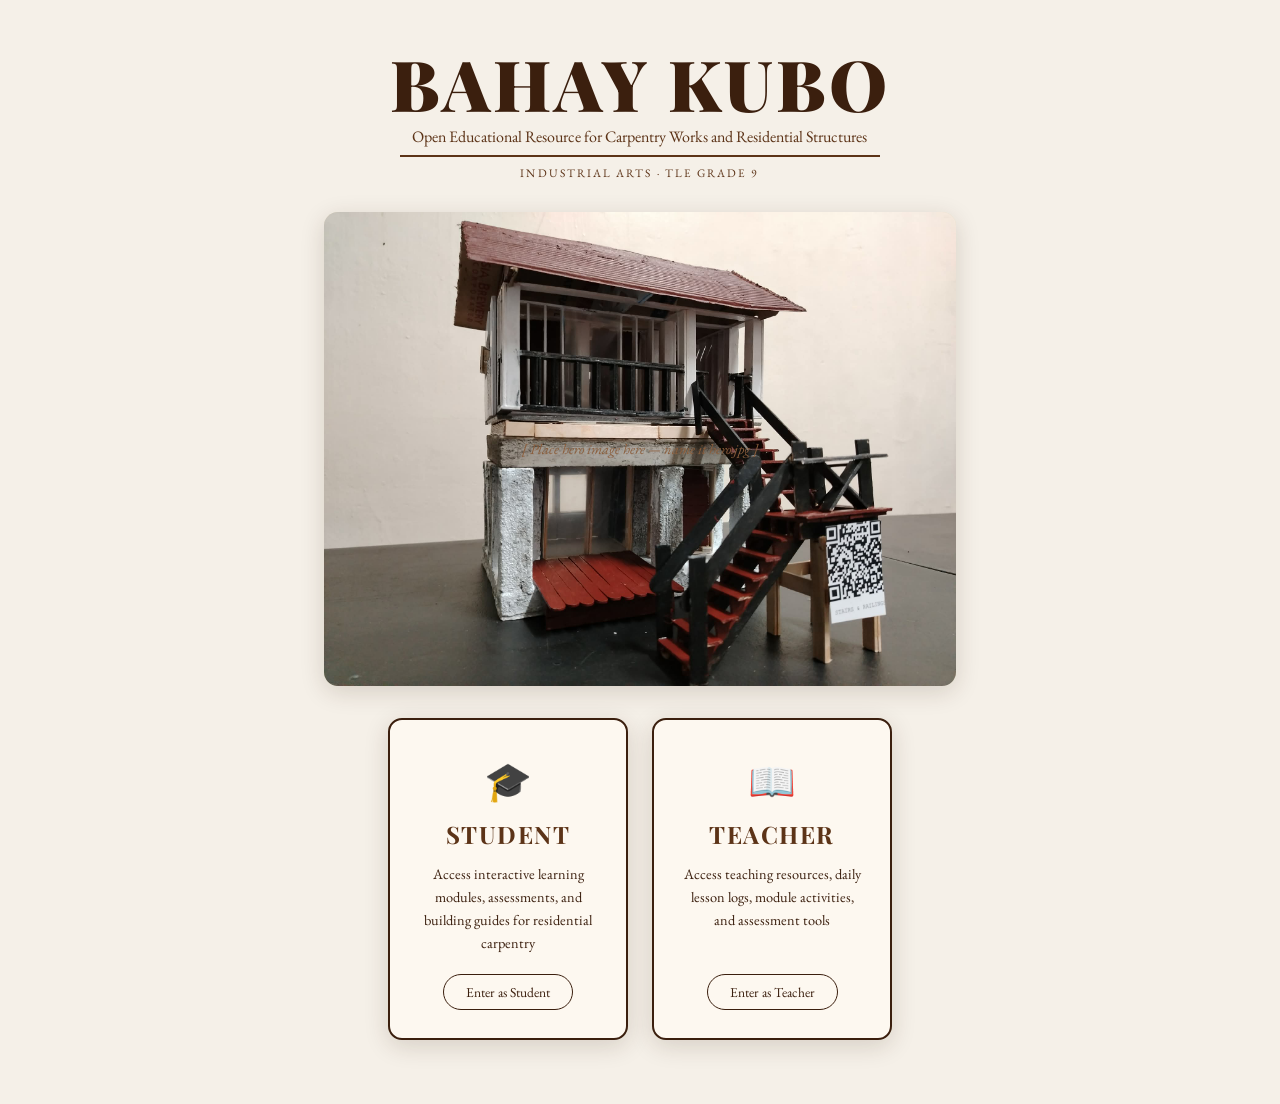
<file: index.html>
<!DOCTYPE html>
<html lang="en">
<head>
  <meta charset="UTF-8"/>
  <meta name="viewport" content="width=device-width, initial-scale=1.0"/>
  <title>Bahay Kubo — Carpentry Works OER</title>
  <!--
    FILE: index.html
    LOCATION: root folder (same level as /modules/, /css/, /js/)
    ROLE: Main dashboard — landing page, student dashboard, teacher dashboard
    LINKS TO: /modules/partitions.html … /modules/cabinets.html (via <a href> tags)
    LOADS: /css/style.css, /js/data.js, /js/app.js
  -->
  <link href="https://fonts.googleapis.com/css2?family=Playfair+Display:wght@700;900&family=EB+Garamond:wght@400;500;600&display=swap" rel="stylesheet"/>
  <link rel="stylesheet" href="style.css"/>
</head>
<body>
 
<!-- ══════════════════════════════════════
     LANDING PAGE
     ══════════════════════════════════════ -->
<div id="page-landing" class="page active">
  <div class="landing-wrap">
 
    <header class="landing-header">
      <h1 class="big-title">BAHAY KUBO</h1>
      <p class="subtitle">Open Educational Resource for Carpentry Works and Residential Structures</p>
      <div class="h-divider"></div>
      <span class="tag">INDUSTRIAL ARTS · TLE GRADE 9</span>
    </header>
 
    <!-- Hero image: name it hero.jpg and place it in the root folder -->
    <div class="hero-wrap">
      <img src="bahay-kubo.jpg" alt="Bahay Kubo Heritage House" class="hero-img"
           onerror="this.style.display='none'"/>
      <div class="hero-hint">[ Place hero image here — name it hero.jpg ]</div>
    </div>
 
    <div class="role-cards">
      <div class="role-card">
        <div class="card-icon">🎓</div>
        <h2 class="card-title">STUDENT</h2>
        <p class="card-desc">Access interactive learning modules, assessments, and building guides for residential carpentry</p>
        <button class="role-btn" onclick="goTo('page-student'); showStudentSection('dashboard')">Enter as Student</button>
      </div>
      <div class="role-card">
        <div class="card-icon">📖</div>
        <h2 class="card-title">TEACHER</h2>
        <p class="card-desc">Access teaching resources, daily lesson logs, module activities, and assessment tools</p>
        <button class="role-btn" onclick="openPasscode()">Enter as Teacher</button>
      </div>
    </div>
 
  </div>
</div><!-- /page-landing -->
 
 
<!-- ══════════════════════════════════════
     STUDENT PAGE
     ══════════════════════════════════════ -->
<div id="page-student" class="page">
 
  <nav class="top-nav">
    <span class="nav-brand" onclick="goTo('page-landing')">BAHAY KUBO</span>
    <div class="nav-links">
      <a href="#" class="nav-link active"
         onclick="showStudentSection('dashboard'); return false;">Dashboard</a>
      <a href="#" class="nav-link"
         onclick="showStudentSection('modules'); return false;">Modules</a>
      <a href="#" class="nav-link"
         onclick="showStudentSection('assessments'); return false;">Assessments</a>
    </div>
  </nav>
 
  <!-- ── Dashboard ── -->
  <section id="stu-dashboard" class="section active">
    <div class="welcome-banner">
      <div>
        <h2>Welcome to Carpentry Works and Residential Structures!</h2>
        <p>Learn the essential concepts and principles of carpentry works in residential structures.</p>
      </div>
      <span class="banner-icon">&#9658;</span>
    </div>
    <div class="content-box">
      <h3>Introduction to Carpentry Works and Residential Structures</h3>
 
      <span class="label-block">What is Carpentry?</span>
      <p class="body-text">Carpentry is a skilled trade that involves cutting, shaping, and installing building materials during the construction of buildings, ships, timber bridges, concrete formwork, and more. In residential construction, carpentry plays a crucial role in creating the structural framework and finishing elements that make a house functional, safe, and aesthetically pleasing.</p>
 
      <span class="label-block">Importance of Carpentry in Residential Structures</span>
      <ul class="bullet-list">
        <li><strong>Structural Integrity:</strong> Proper carpentry ensures the house is structurally sound and can withstand various loads and environmental conditions</li>
        <li><strong>Safety:</strong> Well-constructed carpentry elements prevent accidents and protect occupants</li>
        <li><strong>Functionality:</strong> Carpentry creates functional spaces through doors, windows, stairs, and storage solutions</li>
        <li><strong>Aesthetics:</strong> Quality carpentry work enhances the visual appeal of a home</li>
        <li><strong>Durability:</strong> Skilled carpentry work ensures long-lasting construction that requires minimal maintenance</li>
        <li><strong>Energy Efficiency:</strong> Proper installation of windows, doors, and insulation helps regulate temperature</li>
      </ul>
 
      <span class="label-block">Basic Carpentry Components — Click to open a module</span>
      <p class="body-text">Each card links directly to its own dedicated module page.</p>
 
      <!--
        COMPONENT CARDS — each is an <a> tag linking to /modules/{key}.html
        The href is the only link needed. No JS click handler required.
      -->
      <div class="comp-grid">
        <a class="comp-card" href="partitions.html">
          <strong>Partitions</strong><span>Interior walls dividing spaces</span>
        </a>
        <a class="comp-card" href="roofs.html">
          <strong>Roofs</strong><span>Protective covering at the top of the house</span>
        </a>
        <a class="comp-card" href="ceilings.html">
          <strong>Ceilings</strong><span>Interior overhead surface of a room</span>
        </a>
        <a class="comp-card" href="doors.html">
          <strong>Doors</strong><span>Movable barriers for entry and privacy</span>
        </a>
        <a class="comp-card" href="windows.html">
          <strong>Windows</strong><span>Openings for light and ventilation</span>
        </a>
        <a class="comp-card" href="floors.html">
          <strong>Floors</strong><span>Walking surfaces within the structure</span>
        </a>
        <a class="comp-card" href="stairs.html">
          <strong>Stairs &amp; Railings</strong><span>Vertical circulation and safety features</span>
        </a>
        <a class="comp-card" href="cabinets.html">
          <strong>Cabinets</strong><span>Storage solutions and fixtures</span>
        </a>
      </div>
    </div>
  </section><!-- /stu-dashboard -->
 
  <!-- ── Modules ── -->
  <section id="stu-modules" class="section">
    <div class="content-box">
      <h3>Modules</h3>
      <p class="body-text" style="margin-bottom:20px">
        Select a module to open its dedicated page. Each page has its own URL that can be turned into a QR code.
      </p>
      <!--
        MODULE LIST — each row is an <a> tag.
        href="modules/{key}.html" is the QR-code-ready URL.
        No duplicate JS handlers needed.
      -->
      <div class="module-list">
        <a class="module-row" href="partitions.html">
          <div class="row-num">01</div>
          <div class="row-info"><strong>Partitions</strong><span>Types, materials, and installation of residential partitions</span></div>
          <div class="row-arrow">›</div>
        </a>
        <a class="module-row" href="roofs.html">
          <div class="row-num">02</div>
          <div class="row-info"><strong>Roofs</strong><span>Roofing systems, materials, and construction techniques</span></div>
          <div class="row-arrow">›</div>
        </a>
        <a class="module-row" href="ceilings.html">
          <div class="row-num">03</div>
          <div class="row-info"><strong>Ceilings</strong><span>Ceiling types, installation, and finishing</span></div>
          <div class="row-arrow">›</div>
        </a>
        <a class="module-row" href="doors.html">
          <div class="row-num">04</div>
          <div class="row-info"><strong>Doors</strong><span>Door types, frames, and hardware installation</span></div>
          <div class="row-arrow">›</div>
        </a>
        <a class="module-row" href="windows.html">
          <div class="row-num">05</div>
          <div class="row-info"><strong>Windows</strong><span>Window types, glazing, and installation</span></div>
          <div class="row-arrow">›</div>
        </a>
        <a class="module-row" href="floors.html">
          <div class="row-num">06</div>
          <div class="row-info"><strong>Floors</strong><span>Flooring materials, sub-floors, and installation</span></div>
          <div class="row-arrow">›</div>
        </a>
        <a class="module-row" href="stairs.html">
          <div class="row-num">07</div>
          <div class="row-info"><strong>Stairs &amp; Railings</strong><span>Stair design, construction, and railing systems</span></div>
          <div class="row-arrow">›</div>
        </a>
        <a class="module-row" href="cabinets.html">
          <div class="row-num">08</div>
          <div class="row-info"><strong>Cabinets</strong><span>Cabinet construction, joinery, and installation</span></div>
          <div class="row-arrow">›</div>
        </a>
      </div>
    </div>
  </section><!-- /stu-modules -->
 
  <!-- ── Assessments ── -->
  <section id="stu-assessments" class="section">
    <div class="content-box">
      <h3>Assessments</h3>
      <p class="body-text" style="margin-bottom:20px">Assessments and activities posted by your teacher will appear here.</p>
      <div id="stu-assess-list" class="rc-list"></div>
      <p id="stu-assess-empty" style="color:var(--brown-light);font-style:italic;font-size:.92rem;display:none">
        No assessments posted yet. Check back later!
      </p>
    </div>
  </section><!-- /stu-assessments -->
 
</div><!-- /page-student -->
 
 
<!-- ══════════════════════════════════════
     TEACHER PAGE
     ══════════════════════════════════════ -->
<div id="page-teacher" class="page">
 
  <nav class="top-nav">
    <span class="nav-brand" onclick="goTo('page-landing')">BAHAY KUBO</span>
    <div class="nav-links">
      <a href="#" class="nav-link active"
         onclick="showTeacherSection('t-home'); return false;">Dashboard</a>
      <a href="#" class="nav-link"
         onclick="showTeacherSection('t-dll'); return false;">Lesson Log</a>
      <a href="#" class="nav-link"
         onclick="showTeacherSection('t-modules'); return false;">Modules</a>
      <a href="#" class="nav-link"
         onclick="showTeacherSection('t-resources'); return false;">Resources</a>
    </div>
  </nav>
 
  <!-- ── Teacher Home ── -->
  <section id="t-home" class="section active">
    <div class="welcome-banner">
      <div><h2>Welcome, Teacher!</h2><p>Manage lesson logs, module activities, and assessment resources from here.</p></div>
      <span class="banner-icon">📋</span>
    </div>
    <div class="teacher-grid">
      <div class="t-card" onclick="showTeacherSection('t-dll')">
        <span class="t-card-icon">📄</span>
        <div class="t-card-text"><strong>Daily Lesson Log</strong><span>View pre-made DLLs, create editable copies, archive, or print</span></div>
      </div>
      <div class="t-card" onclick="showTeacherSection('t-modules')">
        <span class="t-card-icon">📚</span>
        <div class="t-card-text"><strong>Module Activities</strong><span>Create resource cards and drag them into module slots</span></div>
      </div>
      <div class="t-card" onclick="showTeacherSection('t-resources')">
        <span class="t-card-icon">📁</span>
        <div class="t-card-text"><strong>Resources &amp; Assessments</strong><span>Set Google Drive link and manage student assessment cards</span></div>
      </div>
    </div>
  </section><!-- /t-home -->
 
  <!-- ── Daily Lesson Log ── -->
  <section id="t-dll" class="section">
    <div class="content-box">
 
      <!-- LIST VIEW -->
      <div id="dll-list">
        <div class="dll-header"><h3>📄 Daily Lesson Logs</h3></div>
 
        <!-- Tab bar: Premade | Edited Copies | Archived -->
        <div class="tab-bar">
          <button id="dll-tab-premade"  class="tab-btn active" onclick="switchDLLTab('premade')">🔒 Pre-made DLLs</button>
          <button id="dll-tab-copies"   class="tab-btn"        onclick="switchDLLTab('copies')">✏️ Edited Copies</button>
          <button id="dll-tab-archived" class="tab-btn"        onclick="switchDLLTab('archived')">📦 Archived</button>
        </div>
 
        <div id="dll-grid" class="dll-grid">
          <!-- Populated by renderDLLList() in app.js -->
        </div>
      </div><!-- /dll-list -->
 
      <!-- EDITOR VIEW (hidden until a DLL is opened) -->
      <div id="dll-editor" class="editor-wrap">
        <div class="editor-top">
          <button class="btn-back" onclick="closeDLLEditor()">← Back to All DLLs</button>
          <!-- Static label shown for premade (readonly) -->
          <span id="dll-editor-label" class="editor-label"></span>
          <!-- Rename input shown for editable copies -->
          <input id="dll-rename" class="rename-input" type="text"
                 placeholder="Rename DLL…" style="display:none"
                 oninput="saveCurrentDLL()"/>
          <div class="editor-actions">
            <button class="btn ghost" onclick="printCurrentDLL()">🖨 Print</button>
            <button id="dll-save-btn" class="btn" onclick="saveCurrentDLL()">💾 Save</button>
          </div>
        </div>
 
        <!-- DLL FORM -->
        <div class="dll-form">
          <div class="grid-3">
            <div class="f-field"><label>School</label><input class="f-input" id="f-school" placeholder="School Name"/></div>
            <div class="f-field"><label>Grade &amp; Section</label><input class="f-input" id="f-grade" placeholder="e.g. Grade 9 – Narra"/></div>
            <div class="f-field"><label>Quarter</label><input class="f-input" id="f-quarter" placeholder="e.g. 1st/3rd Quarter"/></div>
            <div class="f-field"><label>Subject</label><input class="f-input" id="f-subject" placeholder="Industrial Arts – Carpentry"/></div>
            <div class="f-field"><label>Date / Time / Venue</label><input class="f-input" id="f-week" placeholder="Week 1 · June 3–7, 2025"/></div>
          </div>
          <div class="h-rule"></div>
          <div class="section-title">I. Objectives</div>
          <div class="f-field"><label>A. Content Standards</label><textarea class="f-textarea" id="f-content-std" rows="3"></textarea></div>
          <div class="f-field"><label>B. Performance Standards</label><textarea class="f-textarea" id="f-perf-std" rows="3"></textarea></div>
          <div class="f-field"><label>C. Learning Competencies / Objectives <span class="f-hint">(write the LC code for each)</span></label><textarea class="f-textarea" id="f-objectives" rows="6"></textarea></div>
          <div class="h-rule"></div>
          <div class="section-title">II. Content</div>
          <div class="grid-2">
            <div class="f-field"><label>Subject Matter</label><input class="f-input" id="f-subject-matter" placeholder="e.g. Carpentry Works – Partitions"/></div>
            <div class="f-field"><label>References</label><input class="f-input" id="f-references" placeholder="e.g. MATATAG CG p. 169"/></div>
          </div>
          <div class="f-field"><label>Materials / Learning Resources</label><input class="f-input" id="f-materials" placeholder="e.g. Laptop, miniature house model, slide presentation"/></div>
          <div class="h-rule"></div>
          <div class="section-title">III. Procedures</div>
          <div class="f-field"><label>A. Reviewing / Presenting the New Lesson</label><textarea class="f-textarea" id="f-review" rows="4"></textarea></div>
          <div class="f-field"><label>B. Establishing a Purpose for the Lesson / Motivation</label><textarea class="f-textarea" id="f-purpose" rows="4"></textarea></div>
          <div class="f-field"><label>C. Presenting Examples / Instances of the New Lesson</label><textarea class="f-textarea" id="f-examples" rows="4"></textarea></div>
          <div class="f-field"><label>D. Discussing New Concepts and Practicing New Skills #1</label><textarea class="f-textarea" id="f-discuss1" rows="4"></textarea></div>
          <div class="f-field"><label>E. Discussing New Concepts and Practicing New Skills #2</label><textarea class="f-textarea" id="f-discuss2" rows="4"></textarea></div>
          <div class="f-field"><label>F. Developing Mastery (Leads to Formative Assessment)</label><textarea class="f-textarea" id="f-mastery" rows="4"></textarea></div>
          <div class="f-field"><label>G. Finding Practical Applications of Concepts and Skills in Daily Living</label><textarea class="f-textarea" id="f-application" rows="4"></textarea></div>
          <div class="f-field"><label>H. Making Generalizations and Abstractions about the Lesson</label><textarea class="f-textarea" id="f-generalization" rows="4"></textarea></div>
          <div class="f-field"><label>I. Evaluating Learning</label><textarea class="f-textarea" id="f-evaluation" rows="4"></textarea></div>
          <div class="f-field"><label>J. Additional Activities for Application or Remediation</label><textarea class="f-textarea" id="f-assignment" rows="3"></textarea></div>
          <div class="h-rule"></div>
          <div class="section-title">IV. Remarks</div>
          <div class="f-field"><textarea class="f-textarea" id="f-remarks" rows="3" placeholder="Write your remarks here…"></textarea></div>
          <div class="h-rule"></div>
          <div class="section-title">V. Reflection</div>
          <div class="grid-2">
            <div class="f-field"><label>A. No. of learners who earned 80% in the evaluation</label><input class="f-input" id="f-ref1" placeholder="e.g. 35 out of 40"/></div>
            <div class="f-field"><label>B. No. of learners who require additional activities for remediation</label><input class="f-input" id="f-ref2" placeholder="e.g. 5 learners"/></div>
          </div>
          <div class="f-field"><label>C. Did the remedial lessons work? No. of learners who caught up</label><input class="f-input" id="f-ref3" placeholder="e.g. 4 out of 5"/></div>
          <div class="f-field"><label>D. No. of learners who continue to require remediation</label><input class="f-input" id="f-ref4" placeholder="e.g. 1 learner"/></div>
          <div class="f-field"><label>E. Which of my teaching strategies worked well? Why?</label><textarea class="f-textarea" id="f-refE" rows="3"></textarea></div>
          <div class="f-field"><label>F. What difficulties did I encounter which my principal or supervisor can help me solve?</label><textarea class="f-textarea" id="f-refF" rows="3"></textarea></div>
          <div class="f-field"><label>G. What innovation or localized materials did I use/discover which I wish to share with other teachers?</label><textarea class="f-textarea" id="f-refG" rows="3"></textarea></div>
        </div><!-- /dll-form -->
 
        <div class="form-bottom">
          <button class="btn ghost" onclick="printCurrentDLL()">🖨 Print DLL</button>
          <button id="dll-save-btn-bot" class="btn" onclick="saveCurrentDLL()">💾 Save DLL</button>
        </div>
        <div id="dll-save-msg" class="save-msg"></div>
      </div><!-- /dll-editor -->
 
    </div>
  </section><!-- /t-dll -->
 
  <!-- ── Module Activities ── -->
  <section id="t-modules" class="section">
    <div class="content-box">
      <h3>📚 Module Activities</h3>
      <p class="body-text" style="margin-bottom:20px">
        Create resource cards, then drag them into the module slots below.
        Cards assigned to a module automatically appear for students on that module's page.
      </p>
 
      <!-- Resource card pool -->
      <div class="card-pool">
        <h5>Your Resource Cards — drag these into the modules below</h5>
        <div style="display:flex;gap:10px;margin-bottom:12px;flex-wrap:wrap">
          <button class="btn" onclick="openNewCard()">+ New Card</button>
        </div>
        <!-- Cards rendered here by renderModulePanel() -->
        <div id="card-pool" class="pool-grid"></div>
        <p id="pool-empty" style="color:var(--brown-light);font-style:italic;font-size:.88rem;display:none">No cards yet. Create one above.</p>
 
        <!-- New / Edit card form -->
        <div id="card-form" class="card-form" style="display:none">
          <h4 id="card-form-title">New Resource Card</h4>
          <div class="grid-2">
            <div class="f-field"><label>Card Name</label><input class="f-input" id="cf-name" placeholder="e.g. Partition Types Quiz"/></div>
            <div class="f-field"><label>Type</label>
              <select class="f-input" id="cf-type">
                <option value="🎮 Quizizz">🎮 Quizizz</option>
                <option value="📋 Padlet">📋 Padlet</option>
                <option value="📄 Document">📄 Document</option>
                <option value="🎥 Video">🎥 Video</option>
                <option value="🔗 Link">🔗 Link</option>
                <option value="📊 Presentation">📊 Presentation</option>
              </select>
            </div>
          </div>
          <div class="f-field"><label>Description</label><textarea class="f-textarea" id="cf-desc" rows="2" placeholder="Short description…"></textarea></div>
          <div class="f-field"><label>Link (URL)</label><input type="url" class="f-input" id="cf-link" placeholder="https://…"/></div>
          <div class="form-actions">
            <button class="btn ghost" onclick="closeCardForm()">Cancel</button>
            <button class="btn" onclick="saveCard()">Save Card</button>
          </div>
        </div>
      </div><!-- /card-pool -->
 
      <!-- Module drop zones -->
      <h5 style="font-family:var(--font-display);font-size:1rem;color:var(--brown-mid);margin-bottom:12px">
        Module Slots — drop cards here to assign them to students
      </h5>
      <!--
        Drop zones are rendered by _renderDropZones() in app.js.
        Each zone corresponds to one module (e.g., zone-partitions → partitions.html).
      -->
      <div id="drop-zones" class="drop-grid"></div>
    </div>
  </section><!-- /t-modules -->
 
  <!-- ── Resources & Assessments ── -->
  <section id="t-resources" class="section">
    <div class="content-box">
      <h3>📁 Resources &amp; Assessments</h3>
      <p class="body-text" style="margin-bottom:24px">
        Set your Google Drive folder link for students, and manage Assessment Cards that appear in the student Assessments tab.
      </p>
 
      <!-- Google Drive link -->
      <div class="drive-box">
        <label class="f-field" style="font-size:.8rem;font-weight:600;color:var(--brown-mid);letter-spacing:.04em;text-transform:uppercase">
          📂 Main Google Drive Folder Link
        </label>
        <div class="drive-row">
          <input type="url" id="drive-input" class="f-input" placeholder="https://drive.google.com/drive/folders/…"/>
          <button class="btn" onclick="saveDriveLink()">Save Link</button>
        </div>
        <div id="drive-msg" class="save-msg"></div>
        <div id="drive-preview" class="drive-preview" style="display:none">
          <span>✅ Drive link saved.</span>
          <a id="drive-link" href="#" target="_blank">Open Google Drive Folder →</a>
        </div>
      </div>
 
      <div class="h-rule" style="margin:20px 0"></div>
 
      <!-- Assessment cards -->
      <div style="display:flex;align-items:center;justify-content:space-between;margin-bottom:12px;flex-wrap:wrap;gap:10px">
        <h4 style="font-family:var(--font-display);font-size:1.1rem;color:var(--brown-dark)">Assessment Cards</h4>
        <button class="btn" onclick="openNewAssessment()">+ Add Assessment Card</button>
      </div>
      <p class="body-text" style="margin-bottom:12px">These cards appear in the student <strong>Assessments</strong> tab.</p>
 
      <div id="assess-cards-list" class="rc-list">
        <!-- Rendered by renderAssessmentCards() in app.js -->
      </div>
 
      <!-- Add / Edit assessment card form -->
      <div id="assess-form" class="card-form" style="display:none">
        <h4 id="assess-form-title">Add Assessment Card</h4>
        <div class="grid-2">
          <div class="f-field"><label>Title</label><input class="f-input" id="af-title" placeholder="e.g. Carpentry Tools Quiz"/></div>
          <div class="f-field"><label>Type</label>
            <select class="f-input" id="af-type">
              <option value="📄 Document">📄 Document</option>
              <option value="🎥 Video">🎥 Video</option>
              <option value="🔗 Link">🔗 Link</option>
              <option value="📊 Presentation">📊 Presentation</option>
              <option value="🎮 Quizizz">🎮 Quizizz</option>
              <option value="📋 Padlet">📋 Padlet</option>
            </select>
          </div>
        </div>
        <div class="f-field"><label>Description</label><textarea class="f-textarea" id="af-desc" rows="2" placeholder="Short description…"></textarea></div>
        <div class="f-field"><label>Link</label><input type="url" class="f-input" id="af-link" placeholder="https://…"/></div>
        <div class="form-actions">
          <button class="btn ghost" onclick="closeAssessmentForm()">Cancel</button>
          <button class="btn" onclick="saveAssessmentCard()">Save Card</button>
        </div>
      </div>
 
    </div>
  </section><!-- /t-resources -->
 
</div><!-- /page-teacher -->
 
 
<!-- ══════════════════════════════════════
     PASSCODE MODAL
     ══════════════════════════════════════ -->
<div id="passcode-overlay" class="overlay">
  <div class="passcode-modal">
    <button class="modal-close" onclick="closePasscode()">&#10005;</button>
    <div style="font-size:2.2rem">🔒</div>
    <h2 style="font-family:var(--font-display);font-size:1.5rem;font-weight:700;color:var(--brown-dark)">Teacher Access</h2>
    <p style="font-size:.88rem;color:var(--brown-light);margin-top:-8px">Enter your passcode to continue</p>
    <div class="dots">
      <span class="dot" id="pin-dot-0"></span>
      <span class="dot" id="pin-dot-1"></span>
      <span class="dot" id="pin-dot-2"></span>
      <span class="dot" id="pin-dot-3"></span>
    </div>
    <div id="pin-err" class="pin-err"></div>
    <div class="keypad">
      <button class="key" onclick="pressKey('1')">1</button>
      <button class="key" onclick="pressKey('2')">2</button>
      <button class="key" onclick="pressKey('3')">3</button>
      <button class="key" onclick="pressKey('4')">4</button>
      <button class="key" onclick="pressKey('5')">5</button>
      <button class="key" onclick="pressKey('6')">6</button>
      <button class="key" onclick="pressKey('7')">7</button>
      <button class="key" onclick="pressKey('8')">8</button>
      <button class="key" onclick="pressKey('9')">9</button>
      <button class="key k-clear" onclick="clearKey()">⌫</button>
      <button class="key" onclick="pressKey('0')">0</button>
      <button class="key k-enter" onclick="submitPin()">✓</button>
    </div>
  </div>
</div>
 
<!-- Hidden print target for DLLs -->
<div id="dll-printable" style="display:none"></div>
 
<!-- Load data first, then app logic -->
<script src="data.js"></script>
<script src="app.js"></script>

<script>
  document.addEventListener('DOMContentLoaded', function() {
    var target = sessionStorage.getItem('goto');
    if (target === 'student-dashboard') {
      sessionStorage.removeItem('goto');
      goTo('page-student');
      showStudentSection('dashboard');
    }
  });
</script>
 
</body>
</html>
</file>
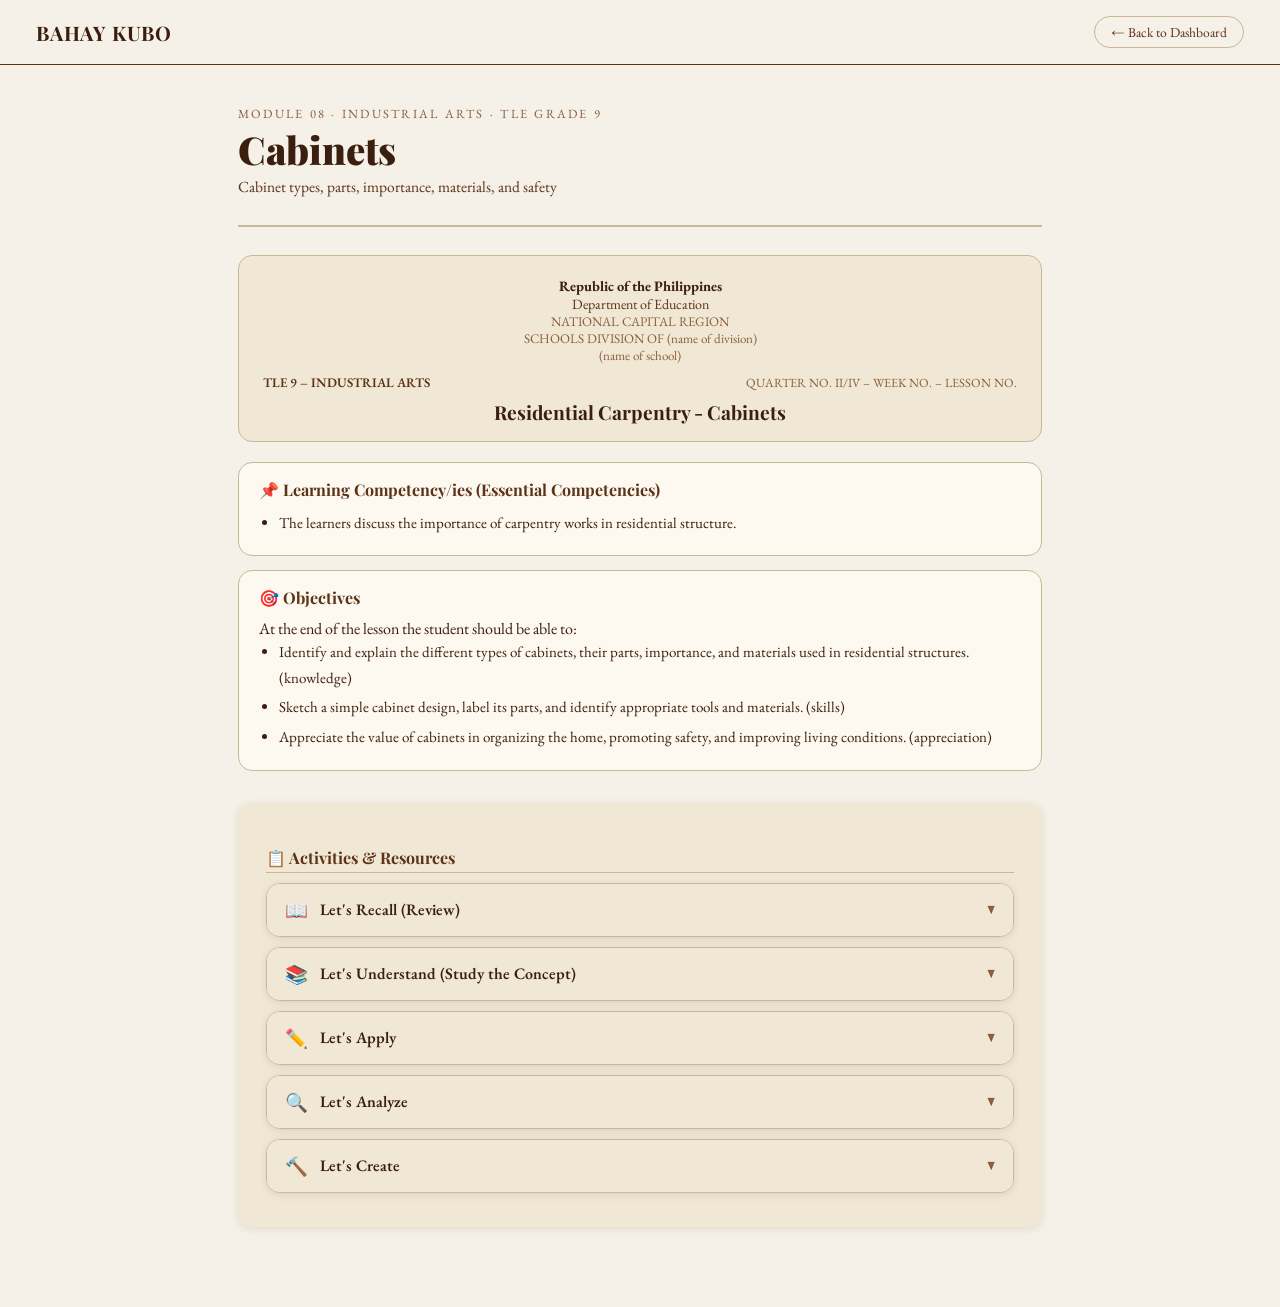
<file: cabinets.html>
<!DOCTYPE html>
<html lang="en">
<head>
  <meta charset="UTF-8"/>
  <meta name="viewport" content="width=device-width, initial-scale=1.0"/>
  <title>Module 08 — Cabinets | Bahay Kubo</title>
  <!--
    FILE: modules/cabinets.html
    LOCATION: /modules/ folder
    QR CODE TARGET: Link this file's URL to a QR code placed on the miniature house model
    LINKS BACK TO: ../index.html
    LOADS: ../css/style.css, ../js/data.js
    NOTE: No app.js needed — this page only reads localStorage, does not write.
  -->
  <link href="https://fonts.googleapis.com/css2?family=Playfair+Display:wght@700;900&family=EB+Garamond:wght@400;500;600&display=swap" rel="stylesheet"/>
  <link rel="stylesheet" href="style.css"/>
</head>
<body>

  <!-- Top nav with back link to main dashboard -->
  <nav class="top-nav">
    <a class="nav-brand" href="index.html">BAHAY KUBO</a>
   <a class="back-link" href="index.html" 
   onclick="sessionStorage.setItem('goto','student-dashboard')">← Back to Dashboard</a>
  </nav>

  <div class="module-page-wrap">

    <!-- Module header -->
    <div class="mod-eyebrow">MODULE 08 · INDUSTRIAL ARTS · TLE GRADE 9</div>
    <h1 class="mod-title">Cabinets</h1>
    <p class="mod-subtitle">Cabinet types, parts, importance, materials, and safety</p>
    <hr style="height:1.5px;background:var(--comp-border);border:none;margin-bottom:28px"/>

    <!-- Module content — rendered from MODULE_DATA['cabinets'].content in data.js -->
    <div id="mod-content"></div>

    <!-- Teacher-assigned resource cards for this module -->
    <div class="mod-resources">
      <h4>📌 Activities &amp; Resources</h4>
      <div id="mod-acts" class="act-grid"></div>
    </div>

  </div><!-- /module-page-wrap -->

  <!-- Load shared data (MODULE_DATA lives here) -->
  <script src="data.js"></script>
<script>
   const key = 'cabinets';
   const mod = MODULE_DATA[key];
 
  /* ── Build the DepEd-format module header ── */
  function buildHeader(m) {
    return `
      <div class="deped-header">
        <div class="deped-logo-row">
          <div class="deped-text-block">
            <div class="deped-republic">Republic of the Philippines</div>
            <div class="deped-dept">Department of Education</div>
            <div class="deped-region">NATIONAL CAPITAL REGION</div>
            <div class="deped-division">SCHOOLS DIVISION OF (name of division)</div>
            <div class="deped-school">(name of school)</div>
          </div>
        </div>
        <div class="deped-spec-row">
          <span class="deped-spec">TLE 9 – INDUSTRIAL ARTS</span>
          <span class="deped-quarter">${m.quarter || 'QUARTER NO. II/IV'} – WEEK NO. – LESSON NO.</span>
        </div>
        <div class="deped-topic">${m.topic || m.title}</div>
      </div>
 
      <div class="mod-competency-block">
        <div class="mod-block-label">📌 Learning Competency/ies (Essential Competencies)</div>
        ${m.competencies || ''}
      </div>
 
      <div class="mod-objectives-block">
        <div class="mod-block-label">🎯 Objectives</div>
        ${m.objectives || ''}
      </div>
    `;
  }
 
  /* ── Build accordion section cards ── */
  function buildAccordion(id, icon, title, content) {
    return `
      <div class="acc-card" id="acc-${id}">
        <button class="acc-header" onclick="toggleAcc('acc-${id}')">
          <span class="acc-icon">${icon}</span>
          <span class="acc-title">${title}</span>
          <span class="acc-chevron">▼</span>
        </button>
        <div class="acc-body">
          <div class="acc-content">${content}</div>
        </div>
      </div>
    `;
  }
 
 function toggleAcc(id) {
    const card = document.getElementById(id);
    const isOpen = card.classList.contains('open');
    // Close all accordions first
    document.querySelectorAll('.acc-card').forEach(c => c.classList.remove('open'));
    // If it wasn't open, open it
    if (!isOpen) card.classList.add('open');
  }
 
  /* ── Render everything ── */
  (function render() {
    if (!mod) {
      document.getElementById('mod-content').innerHTML =
        '<p style="color:var(--brown-light);font-style:italic">Content not found.</p>';
      return;
    }
 
    // 1. Module header
    document.getElementById('mod-content').innerHTML = buildHeader(mod);
 
    // 2. Accordion resource cards (exclude Let's Try — goes to Assessments)
    const sections = [
      { id: 'recall',     icon: '📖', label: "Let's Recall (Review)",              content: mod.recall      || '' },
      { id: 'understand', icon: '📚', label: "Let's Understand (Study the Concept)", content: mod.understand  || '' },
      { id: 'apply',      icon: '✏️', label: "Let's Apply",                         content: mod.apply       || '' },
      { id: 'analyze',    icon: '🔍', label: "Let's Analyze",                       content: mod.analyze     || '' },
      { id: 'create',     icon: '🔨', label: "Let's Create",                        content: mod.letsCreate  || '' },
    ];
 
    let accordionHTML = '<div class="acc-section-label">📋 Activities &amp; Resources</div>';
    sections.forEach(s => {
      if (s.content) {
        accordionHTML += buildAccordion(`${key}-${s.id}`, s.icon, s.label, s.content);
      }
    });
 
    // Teacher-assigned cards (still shown after built-in sections)
    try {
      const assignments  = JSON.parse(localStorage.getItem('mod_assignments') || '{}');
      const allCards     = JSON.parse(localStorage.getItem('mod_cards')       || '[]');
      const ids          = assignments[key] || [];
      const teacherCards = ids.map(id => allCards.find(c => c.id === id)).filter(Boolean);
 
      if (teacherCards.length) {
        accordionHTML += '<div class="acc-section-label" style="margin-top:20px">📌 Teacher-Assigned Resources</div>';
        teacherCards.forEach(c => {
          const body = `
            <p>${c.desc || ''}</p>
            ${c.link ? `<a class="act-link" href="${c.link}" target="_blank">🔗 Open Activity</a>` : ''}
          `;
          accordionHTML += buildAccordion(`teacher-${c.id}`, c.type.split(' ')[0] || '🔗', c.name, body);
        });
      }
    } catch(e) {}
 
    document.getElementById('mod-acts').innerHTML = accordionHTML;
    document.querySelector('.mod-resources h4').style.display = 'none'; // hide default heading
 
    // 3. Push "Let's Try" to the Assessments section in localStorage
    //    so it appears in the Student Assessments tab
    if (mod.letsTry) {
      try {
        const assKey = `builtin_assessment_${key}`;
        const existing = JSON.parse(localStorage.getItem('assess_cards') || '[]');
        const alreadyAdded = existing.some(c => c.id === assKey);
        if (!alreadyAdded) {
          existing.push({
            id:    assKey,
            title: `Let's Try (Evaluation) — ${mod.title}`,
            type:  '📝 Assessment',
            desc:  `Evaluation quiz for the ${mod.title} module.`,
            link:  '',
            content: mod.letsTry
          });
          localStorage.setItem('assess_cards', JSON.stringify(existing));
        }
      } catch(e) {}
    }
  })();
</script>

</body>
</file>
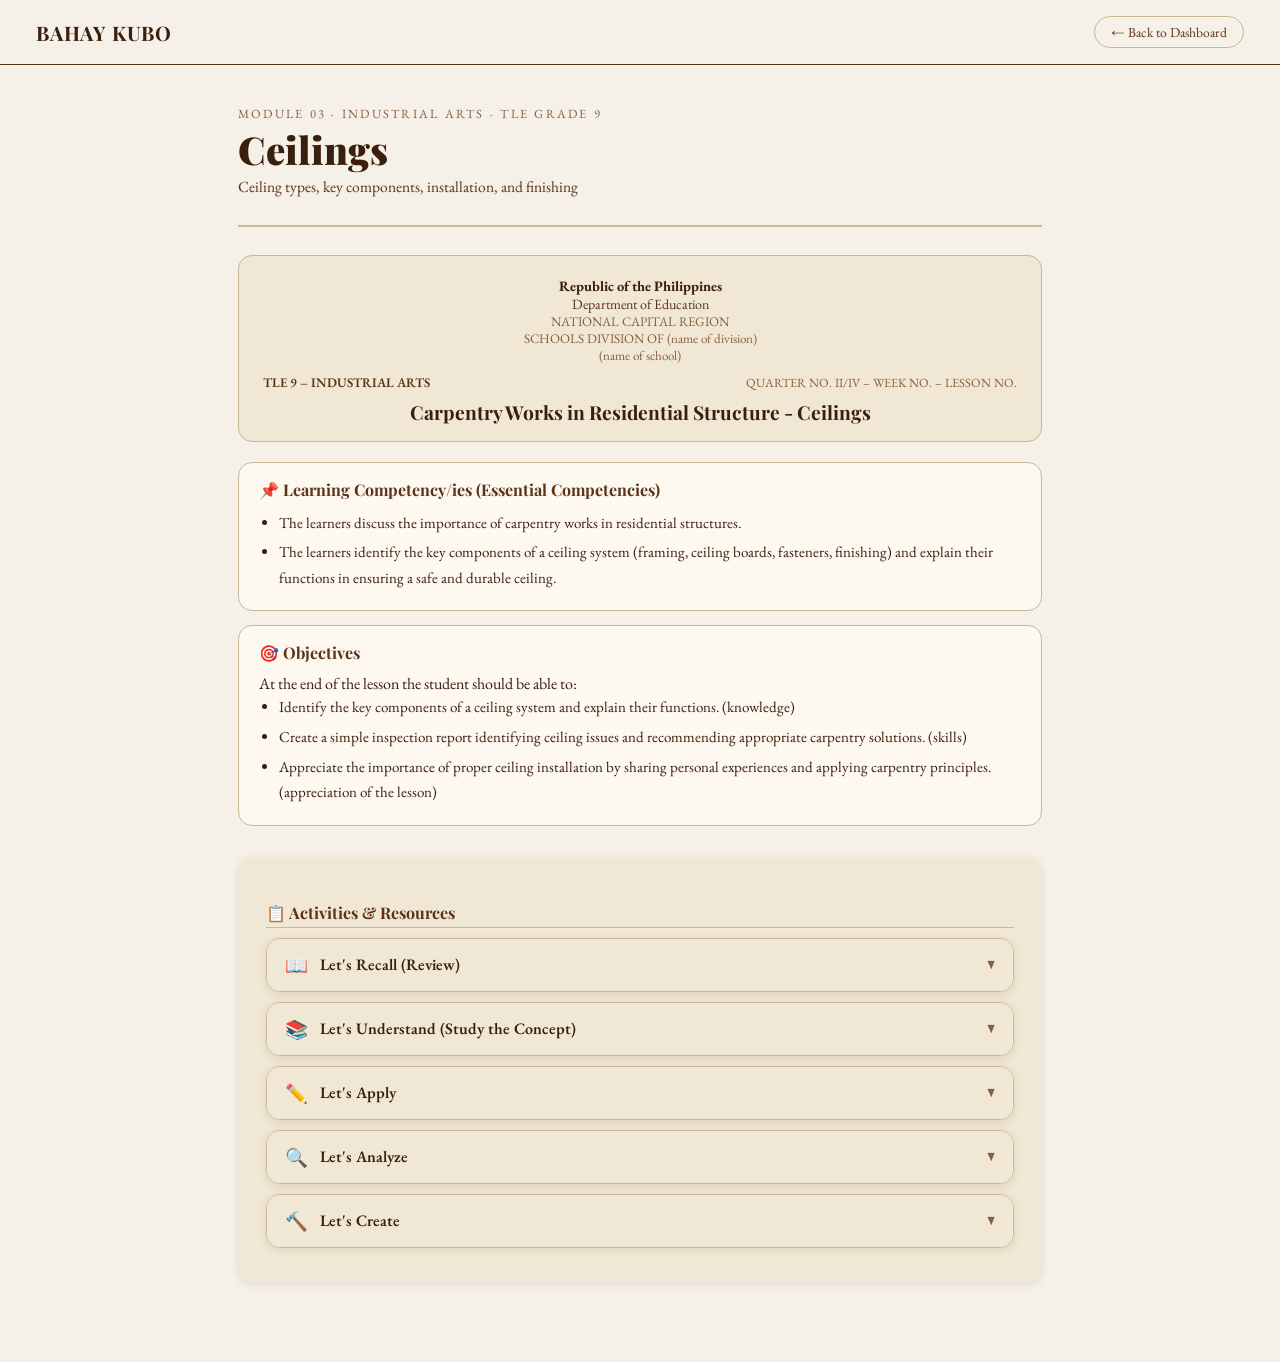
<file: ceilings.html>
<!DOCTYPE html>
<html lang="en">
<head>
  <meta charset="UTF-8"/>
  <meta name="viewport" content="width=device-width, initial-scale=1.0"/>
  <title>Module 03 — Ceilings | Bahay Kubo</title>
  <!--
    FILE: modules/ceilings.html
    LOCATION: /modules/ folder
    QR CODE TARGET: Link this file's URL to a QR code placed on the miniature house model
    LINKS BACK TO: ../index.html
    LOADS: ../css/style.css, ../js/data.js
    NOTE: No app.js needed — this page only reads localStorage, does not write.
  -->
  <link href="https://fonts.googleapis.com/css2?family=Playfair+Display:wght@700;900&family=EB+Garamond:wght@400;500;600&display=swap" rel="stylesheet"/>
  <link rel="stylesheet" href="style.css"/>
</head>
<body>
 
  <!-- Top nav with back link to main dashboard -->
  <nav class="top-nav">
    <a class="nav-brand" href="index.html">BAHAY KUBO</a>
<a class="back-link" href="index.html" 
   onclick="sessionStorage.setItem('goto','student-dashboard')">← Back to Dashboard</a>
  </nav>
 
  <div class="module-page-wrap">
 
    <!-- Module header -->
    <div class="mod-eyebrow">MODULE 03 · INDUSTRIAL ARTS · TLE GRADE 9</div>
    <h1 class="mod-title">Ceilings</h1>
    <p class="mod-subtitle">Ceiling types, key components, installation, and finishing</p>
    <hr style="height:1.5px;background:var(--comp-border);border:none;margin-bottom:28px"/>
 
    <!-- Module content — rendered from MODULE_DATA['ceilings'].content in data.js -->
    <div id="mod-content"></div>
 
    <!-- Teacher-assigned resource cards for this module -->
    <div class="mod-resources">
      <h4>📌 Activities &amp; Resources</h4>
      <div id="mod-acts" class="act-grid"></div>
    </div>
 
  </div><!-- /module-page-wrap -->
 
  <!-- Load shared data (MODULE_DATA lives here) -->
 <script src="data.js"></script>
<script>
   const key = 'ceilings';
  const mod = MODULE_DATA[key];
 
  /* ── Build the DepEd-format module header ── */
  function buildHeader(m) {
    return `
      <div class="deped-header">
        <div class="deped-logo-row">
          <div class="deped-text-block">
            <div class="deped-republic">Republic of the Philippines</div>
            <div class="deped-dept">Department of Education</div>
            <div class="deped-region">NATIONAL CAPITAL REGION</div>
            <div class="deped-division">SCHOOLS DIVISION OF (name of division)</div>
            <div class="deped-school">(name of school)</div>
          </div>
        </div>
        <div class="deped-spec-row">
          <span class="deped-spec">TLE 9 – INDUSTRIAL ARTS</span>
          <span class="deped-quarter">${m.quarter || 'QUARTER NO. II/IV'} – WEEK NO. – LESSON NO.</span>
        </div>
        <div class="deped-topic">${m.topic || m.title}</div>
      </div>
 
      <div class="mod-competency-block">
        <div class="mod-block-label">📌 Learning Competency/ies (Essential Competencies)</div>
        ${m.competencies || ''}
      </div>
 
      <div class="mod-objectives-block">
        <div class="mod-block-label">🎯 Objectives</div>
        ${m.objectives || ''}
      </div>
    `;
  }
 
  /* ── Build accordion section cards ── */
  function buildAccordion(id, icon, title, content) {
    return `
      <div class="acc-card" id="acc-${id}">
        <button class="acc-header" onclick="toggleAcc('acc-${id}')">
          <span class="acc-icon">${icon}</span>
          <span class="acc-title">${title}</span>
          <span class="acc-chevron">▼</span>
        </button>
        <div class="acc-body">
          <div class="acc-content">${content}</div>
        </div>
      </div>
    `;
  }
 
   function toggleAcc(id) {
    const card = document.getElementById(id);
    const isOpen = card.classList.contains('open');
    // Close all accordions first
    document.querySelectorAll('.acc-card').forEach(c => c.classList.remove('open'));
    // If it wasn't open, open it
    if (!isOpen) card.classList.add('open');
  }
 
  /* ── Render everything ── */
  (function render() {
    if (!mod) {
      document.getElementById('mod-content').innerHTML =
        '<p style="color:var(--brown-light);font-style:italic">Content not found.</p>';
      return;
    }
 
    // 1. Module header
    document.getElementById('mod-content').innerHTML = buildHeader(mod);
 
    // 2. Accordion resource cards (exclude Let's Try — goes to Assessments)
    const sections = [
      { id: 'recall',     icon: '📖', label: "Let's Recall (Review)",              content: mod.recall      || '' },
      { id: 'understand', icon: '📚', label: "Let's Understand (Study the Concept)", content: mod.understand  || '' },
      { id: 'apply',      icon: '✏️', label: "Let's Apply",                         content: mod.apply       || '' },
      { id: 'analyze',    icon: '🔍', label: "Let's Analyze",                       content: mod.analyze     || '' },
      { id: 'create',     icon: '🔨', label: "Let's Create",                        content: mod.letsCreate  || '' },
    ];
 
    let accordionHTML = '<div class="acc-section-label">📋 Activities &amp; Resources</div>';
    sections.forEach(s => {
      if (s.content) {
        accordionHTML += buildAccordion(`${key}-${s.id}`, s.icon, s.label, s.content);
      }
    });
 
    // Teacher-assigned cards (still shown after built-in sections)
    try {
      const assignments  = JSON.parse(localStorage.getItem('mod_assignments') || '{}');
      const allCards     = JSON.parse(localStorage.getItem('mod_cards')       || '[]');
      const ids          = assignments[key] || [];
      const teacherCards = ids.map(id => allCards.find(c => c.id === id)).filter(Boolean);
 
      if (teacherCards.length) {
        accordionHTML += '<div class="acc-section-label" style="margin-top:20px">📌 Teacher-Assigned Resources</div>';
        teacherCards.forEach(c => {
          const body = `
            <p>${c.desc || ''}</p>
            ${c.link ? `<a class="act-link" href="${c.link}" target="_blank">🔗 Open Activity</a>` : ''}
          `;
          accordionHTML += buildAccordion(`teacher-${c.id}`, c.type.split(' ')[0] || '🔗', c.name, body);
        });
      }
    } catch(e) {}
 
    document.getElementById('mod-acts').innerHTML = accordionHTML;
    document.querySelector('.mod-resources h4').style.display = 'none'; // hide default heading
 
    // 3. Push "Let's Try" to the Assessments section in localStorage
    //    so it appears in the Student Assessments tab
    if (mod.letsTry) {
      try {
        const assKey = `builtin_assessment_${key}`;
        const existing = JSON.parse(localStorage.getItem('assess_cards') || '[]');
        const alreadyAdded = existing.some(c => c.id === assKey);
        if (!alreadyAdded) {
          existing.push({
            id:    assKey,
            title: `Let's Try (Evaluation) — ${mod.title}`,
            type:  '📝 Assessment',
            desc:  `Evaluation quiz for the ${mod.title} module.`,
            link:  '',
            content: mod.letsTry
          });
          localStorage.setItem('assess_cards', JSON.stringify(existing));
        }
      } catch(e) {}
    }
  })();
</script>

</body>
</html>
</file>
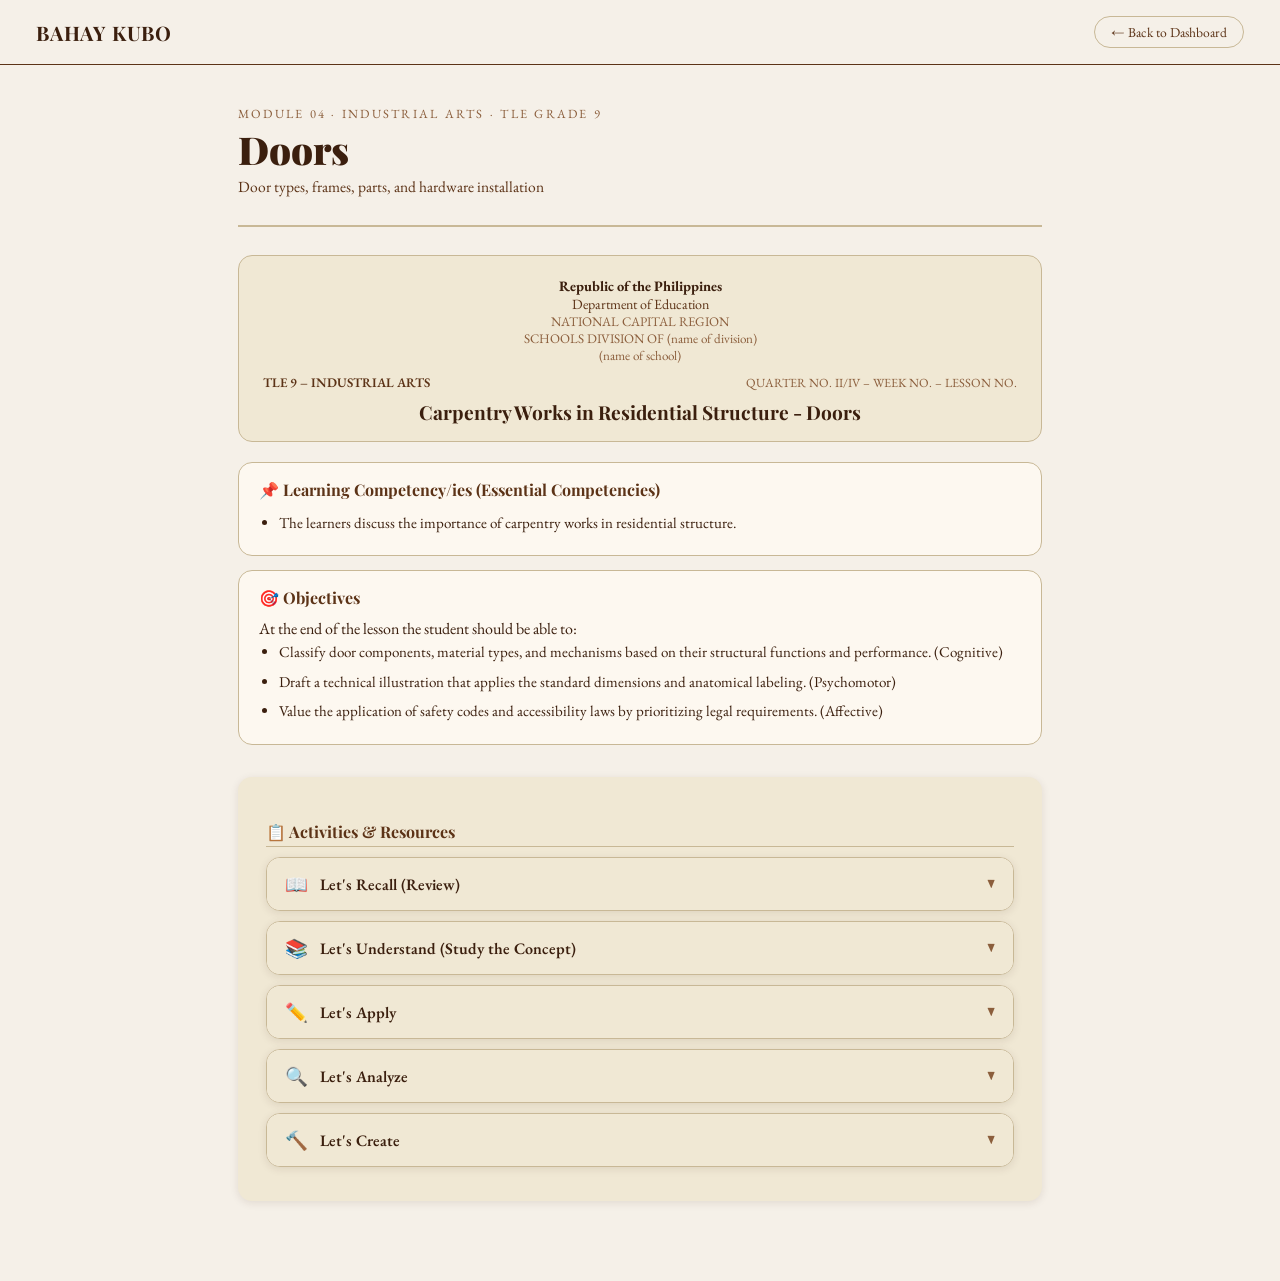
<file: doors.html>
<!DOCTYPE html>
<html lang="en">
<head>
  <meta charset="UTF-8"/>
  <meta name="viewport" content="width=device-width, initial-scale=1.0"/>
  <title>Module 04 — Doors | Bahay Kubo</title>
  <!--
    FILE: modules/doors.html
    LOCATION: /modules/ folder
    QR CODE TARGET: Link this file's URL to a QR code placed on the miniature house model
    LINKS BACK TO: ../index.html
    LOADS: ../css/style.css, ../js/data.js
    NOTE: No app.js needed — this page only reads localStorage, does not write.
  -->
  <link href="https://fonts.googleapis.com/css2?family=Playfair+Display:wght@700;900&family=EB+Garamond:wght@400;500;600&display=swap" rel="stylesheet"/>
  <link rel="stylesheet" href="style.css"/>
</head>
<body>
 
  <!-- Top nav with back link to main dashboard -->
  <nav class="top-nav">
    <a class="nav-brand" href="index.html">BAHAY KUBO</a>
   <a class="back-link" href="index.html" 
   onclick="sessionStorage.setItem('goto','student-dashboard')">← Back to Dashboard</a>
  </nav>
 
  <div class="module-page-wrap">
 
    <!-- Module header -->
    <div class="mod-eyebrow">MODULE 04 · INDUSTRIAL ARTS · TLE GRADE 9</div>
    <h1 class="mod-title">Doors</h1>
    <p class="mod-subtitle">Door types, frames, parts, and hardware installation</p>
    <hr style="height:1.5px;background:var(--comp-border);border:none;margin-bottom:28px"/>
 
    <!-- Module content — rendered from MODULE_DATA['doors'].content in data.js -->
    <div id="mod-content"></div>
 
    <!-- Teacher-assigned resource cards for this module -->
    <div class="mod-resources">
      <h4>📌 Activities &amp; Resources</h4>
      <div id="mod-acts" class="act-grid"></div>
    </div>
 
  </div><!-- /module-page-wrap -->
 
  <!-- Load shared data (MODULE_DATA lives here) -->
  <script src="data.js"></script>
<script>
   const key = 'doors';
  const mod = MODULE_DATA[key];
 
  /* ── Build the DepEd-format module header ── */
  function buildHeader(m) {
    return `
      <div class="deped-header">
        <div class="deped-logo-row">
          <div class="deped-text-block">
            <div class="deped-republic">Republic of the Philippines</div>
            <div class="deped-dept">Department of Education</div>
            <div class="deped-region">NATIONAL CAPITAL REGION</div>
            <div class="deped-division">SCHOOLS DIVISION OF (name of division)</div>
            <div class="deped-school">(name of school)</div>
          </div>
        </div>
        <div class="deped-spec-row">
          <span class="deped-spec">TLE 9 – INDUSTRIAL ARTS</span>
          <span class="deped-quarter">${m.quarter || 'QUARTER NO. II/IV'} – WEEK NO. – LESSON NO.</span>
        </div>
        <div class="deped-topic">${m.topic || m.title}</div>
      </div>
 
      <div class="mod-competency-block">
        <div class="mod-block-label">📌 Learning Competency/ies (Essential Competencies)</div>
        ${m.competencies || ''}
      </div>
 
      <div class="mod-objectives-block">
        <div class="mod-block-label">🎯 Objectives</div>
        ${m.objectives || ''}
      </div>
    `;
  }
 
  /* ── Build accordion section cards ── */
  function buildAccordion(id, icon, title, content) {
    return `
      <div class="acc-card" id="acc-${id}">
        <button class="acc-header" onclick="toggleAcc('acc-${id}')">
          <span class="acc-icon">${icon}</span>
          <span class="acc-title">${title}</span>
          <span class="acc-chevron">▼</span>
        </button>
        <div class="acc-body">
          <div class="acc-content">${content}</div>
        </div>
      </div>
    `;
  }
 
 function toggleAcc(id) {
    const card = document.getElementById(id);
    const isOpen = card.classList.contains('open');
    // Close all accordions first
    document.querySelectorAll('.acc-card').forEach(c => c.classList.remove('open'));
    // If it wasn't open, open it
    if (!isOpen) card.classList.add('open');
  }
 
  /* ── Render everything ── */
  (function render() {
    if (!mod) {
      document.getElementById('mod-content').innerHTML =
        '<p style="color:var(--brown-light);font-style:italic">Content not found.</p>';
      return;
    }
 
    // 1. Module header
    document.getElementById('mod-content').innerHTML = buildHeader(mod);
 
    // 2. Accordion resource cards (exclude Let's Try — goes to Assessments)
    const sections = [
      { id: 'recall',     icon: '📖', label: "Let's Recall (Review)",              content: mod.recall      || '' },
      { id: 'understand', icon: '📚', label: "Let's Understand (Study the Concept)", content: mod.understand  || '' },
      { id: 'apply',      icon: '✏️', label: "Let's Apply",                         content: mod.apply       || '' },
      { id: 'analyze',    icon: '🔍', label: "Let's Analyze",                       content: mod.analyze     || '' },
      { id: 'create',     icon: '🔨', label: "Let's Create",                        content: mod.letsCreate  || '' },
    ];
 
    let accordionHTML = '<div class="acc-section-label">📋 Activities &amp; Resources</div>';
    sections.forEach(s => {
      if (s.content) {
        accordionHTML += buildAccordion(`${key}-${s.id}`, s.icon, s.label, s.content);
      }
    });
 
    // Teacher-assigned cards (still shown after built-in sections)
    try {
      const assignments  = JSON.parse(localStorage.getItem('mod_assignments') || '{}');
      const allCards     = JSON.parse(localStorage.getItem('mod_cards')       || '[]');
      const ids          = assignments[key] || [];
      const teacherCards = ids.map(id => allCards.find(c => c.id === id)).filter(Boolean);
 
      if (teacherCards.length) {
        accordionHTML += '<div class="acc-section-label" style="margin-top:20px">📌 Teacher-Assigned Resources</div>';
        teacherCards.forEach(c => {
          const body = `
            <p>${c.desc || ''}</p>
            ${c.link ? `<a class="act-link" href="${c.link}" target="_blank">🔗 Open Activity</a>` : ''}
          `;
          accordionHTML += buildAccordion(`teacher-${c.id}`, c.type.split(' ')[0] || '🔗', c.name, body);
        });
      }
    } catch(e) {}
 
    document.getElementById('mod-acts').innerHTML = accordionHTML;
    document.querySelector('.mod-resources h4').style.display = 'none'; // hide default heading
 
    // 3. Push "Let's Try" to the Assessments section in localStorage
    //    so it appears in the Student Assessments tab
    if (mod.letsTry) {
      try {
        const assKey = `builtin_assessment_${key}`;
        const existing = JSON.parse(localStorage.getItem('assess_cards') || '[]');
        const alreadyAdded = existing.some(c => c.id === assKey);
        if (!alreadyAdded) {
          existing.push({
            id:    assKey,
            title: `Let's Try (Evaluation) — ${mod.title}`,
            type:  '📝 Assessment',
            desc:  `Evaluation quiz for the ${mod.title} module.`,
            link:  '',
            content: mod.letsTry
          });
          localStorage.setItem('assess_cards', JSON.stringify(existing));
        }
      } catch(e) {}
    }
  })();
</script>


 
</body>
</file>
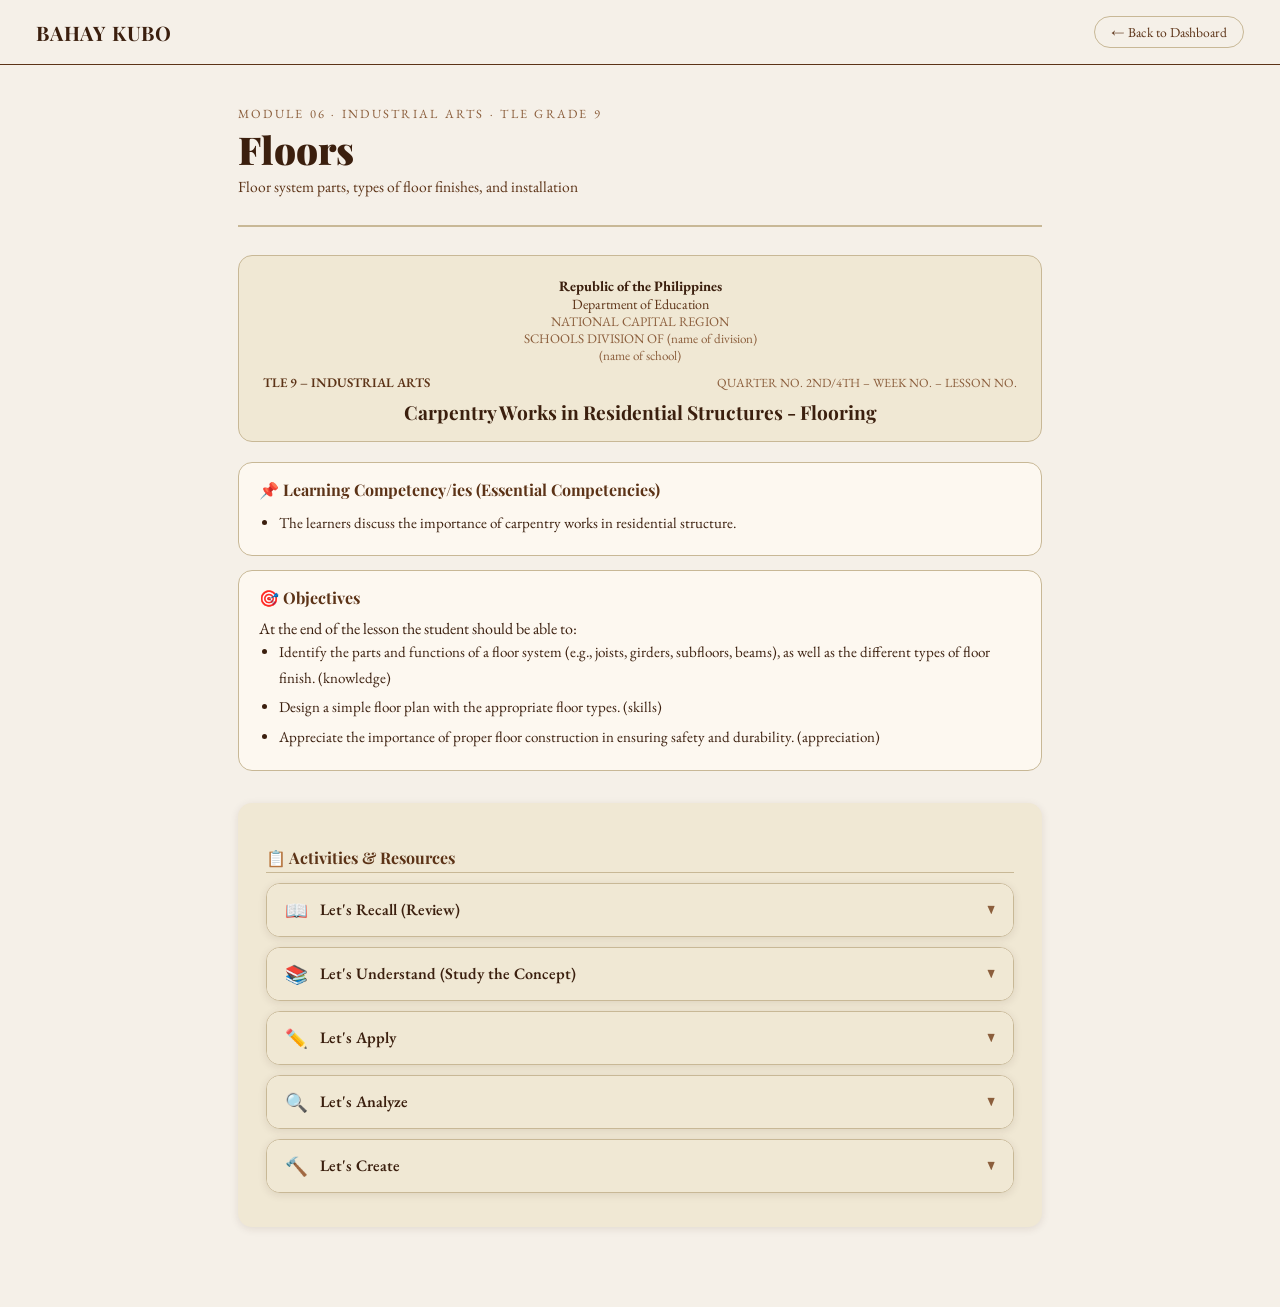
<file: floors.html>
<!DOCTYPE html>
<html lang="en">
<head>
  <meta charset="UTF-8"/>
  <meta name="viewport" content="width=device-width, initial-scale=1.0"/>
  <title>Module 06 — Floors | Bahay Kubo</title>
  <!--
    FILE: modules/floors.html
    LOCATION: /modules/ folder
    QR CODE TARGET: Link this file's URL to a QR code placed on the miniature house model
    LINKS BACK TO: ../index.html
    LOADS: ../css/style.css, ../js/data.js
    NOTE: No app.js needed — this page only reads localStorage, does not write.
  -->
  <link href="https://fonts.googleapis.com/css2?family=Playfair+Display:wght@700;900&family=EB+Garamond:wght@400;500;600&display=swap" rel="stylesheet"/>
  <link rel="stylesheet" href="style.css"/>
</head>
<body>
 
  <!-- Top nav with back link to main dashboard -->
  <nav class="top-nav">
    <a class="nav-brand" href="index.html">BAHAY KUBO</a>
<a class="back-link" href="index.html" 
   onclick="sessionStorage.setItem('goto','student-dashboard')">← Back to Dashboard</a>
  </nav>
 
  <div class="module-page-wrap">
 
    <!-- Module header -->
    <div class="mod-eyebrow">MODULE 06 · INDUSTRIAL ARTS · TLE GRADE 9</div>
    <h1 class="mod-title">Floors</h1>
    <p class="mod-subtitle">Floor system parts, types of floor finishes, and installation</p>
    <hr style="height:1.5px;background:var(--comp-border);border:none;margin-bottom:28px"/>
 
    <!-- Module content — rendered from MODULE_DATA['floors'].content in data.js -->
    <div id="mod-content"></div>
 
    <!-- Teacher-assigned resource cards for this module -->
    <div class="mod-resources">
      <h4>📌 Activities &amp; Resources</h4>
      <div id="mod-acts" class="act-grid"></div>
    </div>
 
  </div><!-- /module-page-wrap -->
 
  <!-- Load shared data (MODULE_DATA lives here) -->
 <script src="data.js"></script>
<script>
   const key = 'floors';
  const mod = MODULE_DATA[key];
 
  /* ── Build the DepEd-format module header ── */
  function buildHeader(m) {
    return `
      <div class="deped-header">
        <div class="deped-logo-row">
          <div class="deped-text-block">
            <div class="deped-republic">Republic of the Philippines</div>
            <div class="deped-dept">Department of Education</div>
            <div class="deped-region">NATIONAL CAPITAL REGION</div>
            <div class="deped-division">SCHOOLS DIVISION OF (name of division)</div>
            <div class="deped-school">(name of school)</div>
          </div>
        </div>
        <div class="deped-spec-row">
          <span class="deped-spec">TLE 9 – INDUSTRIAL ARTS</span>
          <span class="deped-quarter">${m.quarter || 'QUARTER NO. II/IV'} – WEEK NO. – LESSON NO.</span>
        </div>
        <div class="deped-topic">${m.topic || m.title}</div>
      </div>
 
      <div class="mod-competency-block">
        <div class="mod-block-label">📌 Learning Competency/ies (Essential Competencies)</div>
        ${m.competencies || ''}
      </div>
 
      <div class="mod-objectives-block">
        <div class="mod-block-label">🎯 Objectives</div>
        ${m.objectives || ''}
      </div>
    `;
  }
 
  /* ── Build accordion section cards ── */
  function buildAccordion(id, icon, title, content) {
    return `
      <div class="acc-card" id="acc-${id}">
        <button class="acc-header" onclick="toggleAcc('acc-${id}')">
          <span class="acc-icon">${icon}</span>
          <span class="acc-title">${title}</span>
          <span class="acc-chevron">▼</span>
        </button>
        <div class="acc-body">
          <div class="acc-content">${content}</div>
        </div>
      </div>
    `;
  }
 function toggleAcc(id) {
    const card = document.getElementById(id);
    const isOpen = card.classList.contains('open');
    // Close all accordions first
    document.querySelectorAll('.acc-card').forEach(c => c.classList.remove('open'));
    // If it wasn't open, open it
    if (!isOpen) card.classList.add('open');
  }
  /* ── Render everything ── */
  (function render() {
    if (!mod) {
      document.getElementById('mod-content').innerHTML =
        '<p style="color:var(--brown-light);font-style:italic">Content not found.</p>';
      return;
    }
 
    // 1. Module header
    document.getElementById('mod-content').innerHTML = buildHeader(mod);
 
    // 2. Accordion resource cards (exclude Let's Try — goes to Assessments)
    const sections = [
      { id: 'recall',     icon: '📖', label: "Let's Recall (Review)",              content: mod.recall      || '' },
      { id: 'understand', icon: '📚', label: "Let's Understand (Study the Concept)", content: mod.understand  || '' },
      { id: 'apply',      icon: '✏️', label: "Let's Apply",                         content: mod.apply       || '' },
      { id: 'analyze',    icon: '🔍', label: "Let's Analyze",                       content: mod.analyze     || '' },
      { id: 'create',     icon: '🔨', label: "Let's Create",                        content: mod.letsCreate  || '' },
    ];
 
    let accordionHTML = '<div class="acc-section-label">📋 Activities &amp; Resources</div>';
    sections.forEach(s => {
      if (s.content) {
        accordionHTML += buildAccordion(`${key}-${s.id}`, s.icon, s.label, s.content);
      }
    });
 
    // Teacher-assigned cards (still shown after built-in sections)
    try {
      const assignments  = JSON.parse(localStorage.getItem('mod_assignments') || '{}');
      const allCards     = JSON.parse(localStorage.getItem('mod_cards')       || '[]');
      const ids          = assignments[key] || [];
      const teacherCards = ids.map(id => allCards.find(c => c.id === id)).filter(Boolean);
 
      if (teacherCards.length) {
        accordionHTML += '<div class="acc-section-label" style="margin-top:20px">📌 Teacher-Assigned Resources</div>';
        teacherCards.forEach(c => {
          const body = `
            <p>${c.desc || ''}</p>
            ${c.link ? `<a class="act-link" href="${c.link}" target="_blank">🔗 Open Activity</a>` : ''}
          `;
          accordionHTML += buildAccordion(`teacher-${c.id}`, c.type.split(' ')[0] || '🔗', c.name, body);
        });
      }
    } catch(e) {}
 
    document.getElementById('mod-acts').innerHTML = accordionHTML;
    document.querySelector('.mod-resources h4').style.display = 'none'; // hide default heading
 
    // 3. Push "Let's Try" to the Assessments section in localStorage
    //    so it appears in the Student Assessments tab
    if (mod.letsTry) {
      try {
        const assKey = `builtin_assessment_${key}`;
        const existing = JSON.parse(localStorage.getItem('assess_cards') || '[]');
        const alreadyAdded = existing.some(c => c.id === assKey);
        if (!alreadyAdded) {
          existing.push({
            id:    assKey,
            title: `Let's Try (Evaluation) — ${mod.title}`,
            type:  '📝 Assessment',
            desc:  `Evaluation quiz for the ${mod.title} module.`,
            link:  '',
            content: mod.letsTry
          });
          localStorage.setItem('assess_cards', JSON.stringify(existing));
        }
      } catch(e) {}
    }
  })();
</script>

</body>
</file>
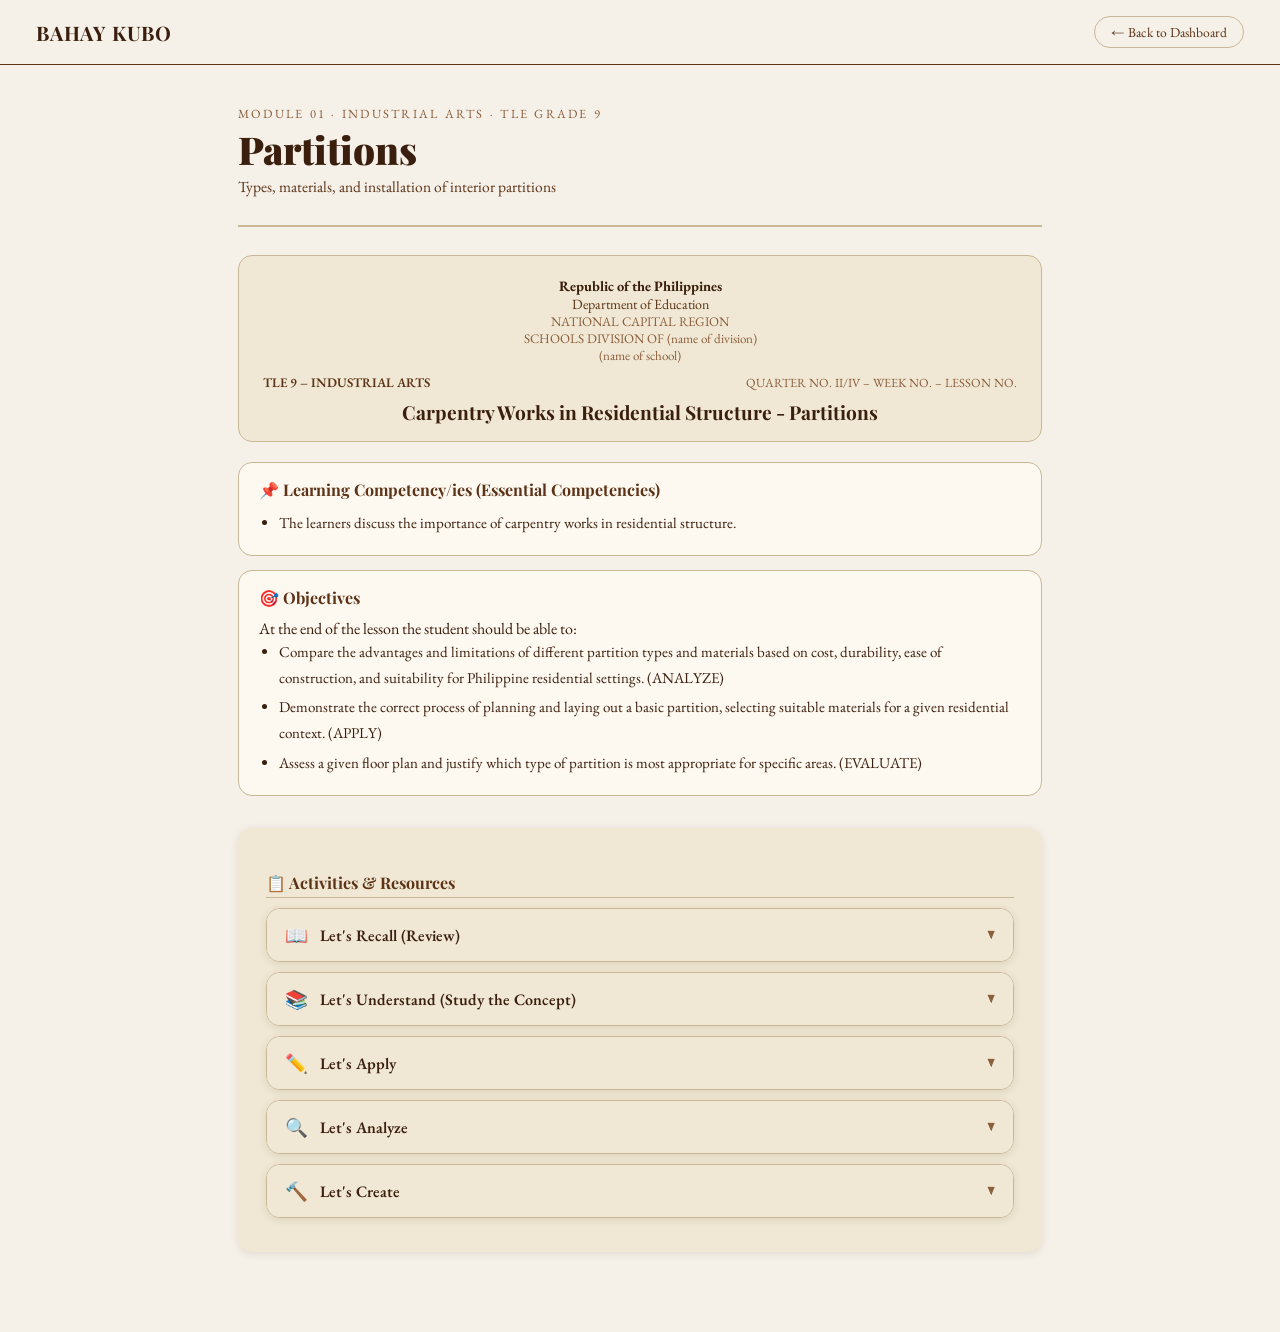
<file: partitions.html>
<!DOCTYPE html>
<html lang="en">
<head>
  <meta charset="UTF-8"/>
  <meta name="viewport" content="width=device-width, initial-scale=1.0"/>
  <title>Module 01 — Partitions | Bahay Kubo</title>
  <!--
    FILE: modules/partitions.html
    LOCATION: /modules/ folder
    QR CODE TARGET: Link this file's URL to a QR code placed on the miniature house model
    LINKS BACK TO: ../index.html
    LOADS: ../css/style.css, ../js/data.js
    NOTE: No app.js needed — this page only reads localStorage, does not write.
  -->
  <link href="https://fonts.googleapis.com/css2?family=Playfair+Display:wght@700;900&family=EB+Garamond:wght@400;500;600&display=swap" rel="stylesheet"/>
  <link rel="stylesheet" href="style.css"/>
</head>
<body>
 
  <!-- Top nav with back link to main dashboard -->
  <nav class="top-nav">
    <a class="nav-brand" href="index.html">BAHAY KUBO</a>
 <a class="back-link" href="index.html" 
   onclick="sessionStorage.setItem('goto','student-dashboard')">← Back to Dashboard</a>
  </nav>
 
  <div class="module-page-wrap">
 
    <!-- Module header -->
    <div class="mod-eyebrow">MODULE 01 · INDUSTRIAL ARTS · TLE GRADE 9</div>
    <h1 class="mod-title">Partitions</h1>
    <p class="mod-subtitle">Types, materials, and installation of interior partitions</p>
    <hr style="height:1.5px;background:var(--comp-border);border:none;margin-bottom:28px"/>
 
    <!-- Module content — rendered from MODULE_DATA['partitions'].content in data.js -->
    <div id="mod-content"></div>
 
    <!-- Teacher-assigned resource cards for this module -->
    <div class="mod-resources">
      <h4>📌 Activities &amp; Resources</h4>
      <div id="mod-acts" class="act-grid"></div>
    </div>
 
  </div><!-- /module-page-wrap -->
 
  <!-- Load shared data (MODULE_DATA lives here) -->
 <script src="data.js"></script>
<script>
   const key = 'partitions';
 const mod = MODULE_DATA[key];
 
  /* ── Build the DepEd-format module header ── */
  function buildHeader(m) {
    return `
      <div class="deped-header">
        <div class="deped-logo-row">
          <div class="deped-text-block">
            <div class="deped-republic">Republic of the Philippines</div>
            <div class="deped-dept">Department of Education</div>
            <div class="deped-region">NATIONAL CAPITAL REGION</div>
            <div class="deped-division">SCHOOLS DIVISION OF (name of division)</div>
            <div class="deped-school">(name of school)</div>
          </div>
        </div>
        <div class="deped-spec-row">
          <span class="deped-spec">TLE 9 – INDUSTRIAL ARTS</span>
          <span class="deped-quarter">${m.quarter || 'QUARTER NO. II/IV'} – WEEK NO. – LESSON NO.</span>
        </div>
        <div class="deped-topic">${m.topic || m.title}</div>
      </div>
 
      <div class="mod-competency-block">
        <div class="mod-block-label">📌 Learning Competency/ies (Essential Competencies)</div>
        ${m.competencies || ''}
      </div>
 
      <div class="mod-objectives-block">
        <div class="mod-block-label">🎯 Objectives</div>
        ${m.objectives || ''}
      </div>
    `;
  }
 
  /* ── Build accordion section cards ── */
  function buildAccordion(id, icon, title, content) {
    return `
      <div class="acc-card" id="acc-${id}">
        <button class="acc-header" onclick="toggleAcc('acc-${id}')">
          <span class="acc-icon">${icon}</span>
          <span class="acc-title">${title}</span>
          <span class="acc-chevron">▼</span>
        </button>
        <div class="acc-body">
          <div class="acc-content">${content}</div>
        </div>
      </div>
    `;
  }
 function toggleAcc(id) {
    const card = document.getElementById(id);
    const isOpen = card.classList.contains('open');
    // Close all accordions first
    document.querySelectorAll('.acc-card').forEach(c => c.classList.remove('open'));
    // If it wasn't open, open it
    if (!isOpen) card.classList.add('open');
  }
  /* ── Render everything ── */
  (function render() {
    if (!mod) {
      document.getElementById('mod-content').innerHTML =
        '<p style="color:var(--brown-light);font-style:italic">Content not found.</p>';
      return;
    }
 
    // 1. Module header
    document.getElementById('mod-content').innerHTML = buildHeader(mod);
 
    // 2. Accordion resource cards (exclude Let's Try — goes to Assessments)
    const sections = [
      { id: 'recall',     icon: '📖', label: "Let's Recall (Review)",              content: mod.recall      || '' },
      { id: 'understand', icon: '📚', label: "Let's Understand (Study the Concept)", content: mod.understand  || '' },
      { id: 'apply',      icon: '✏️', label: "Let's Apply",                         content: mod.apply       || '' },
      { id: 'analyze',    icon: '🔍', label: "Let's Analyze",                       content: mod.analyze     || '' },
      { id: 'create',     icon: '🔨', label: "Let's Create",                        content: mod.letsCreate  || '' },
    ];
 
    let accordionHTML = '<div class="acc-section-label">📋 Activities &amp; Resources</div>';
    sections.forEach(s => {
      if (s.content) {
        accordionHTML += buildAccordion(`${key}-${s.id}`, s.icon, s.label, s.content);
      }
    });
 
    // Teacher-assigned cards (still shown after built-in sections)
    try {
      const assignments  = JSON.parse(localStorage.getItem('mod_assignments') || '{}');
      const allCards     = JSON.parse(localStorage.getItem('mod_cards')       || '[]');
      const ids          = assignments[key] || [];
      const teacherCards = ids.map(id => allCards.find(c => c.id === id)).filter(Boolean);
 
      if (teacherCards.length) {
        accordionHTML += '<div class="acc-section-label" style="margin-top:20px">📌 Teacher-Assigned Resources</div>';
        teacherCards.forEach(c => {
          const body = `
            <p>${c.desc || ''}</p>
            ${c.link ? `<a class="act-link" href="${c.link}" target="_blank">🔗 Open Activity</a>` : ''}
          `;
          accordionHTML += buildAccordion(`teacher-${c.id}`, c.type.split(' ')[0] || '🔗', c.name, body);
        });
      }
    } catch(e) {}
 
    document.getElementById('mod-acts').innerHTML = accordionHTML;
    document.querySelector('.mod-resources h4').style.display = 'none'; // hide default heading
 
    // 3. Push "Let's Try" to the Assessments section in localStorage
    //    so it appears in the Student Assessments tab
    if (mod.letsTry) {
      try {
        const assKey = `builtin_assessment_${key}`;
        const existing = JSON.parse(localStorage.getItem('assess_cards') || '[]');
        const alreadyAdded = existing.some(c => c.id === assKey);
        if (!alreadyAdded) {
          existing.push({
            id:    assKey,
            title: `Let's Try (Evaluation) — ${mod.title}`,
            type:  '📝 Assessment',
            desc:  `Evaluation quiz for the ${mod.title} module.`,
            link:  '',
            content: mod.letsTry
          });
          localStorage.setItem('assess_cards', JSON.stringify(existing));
        }
      } catch(e) {}
    }
  })();
</script>

</body>
</file>
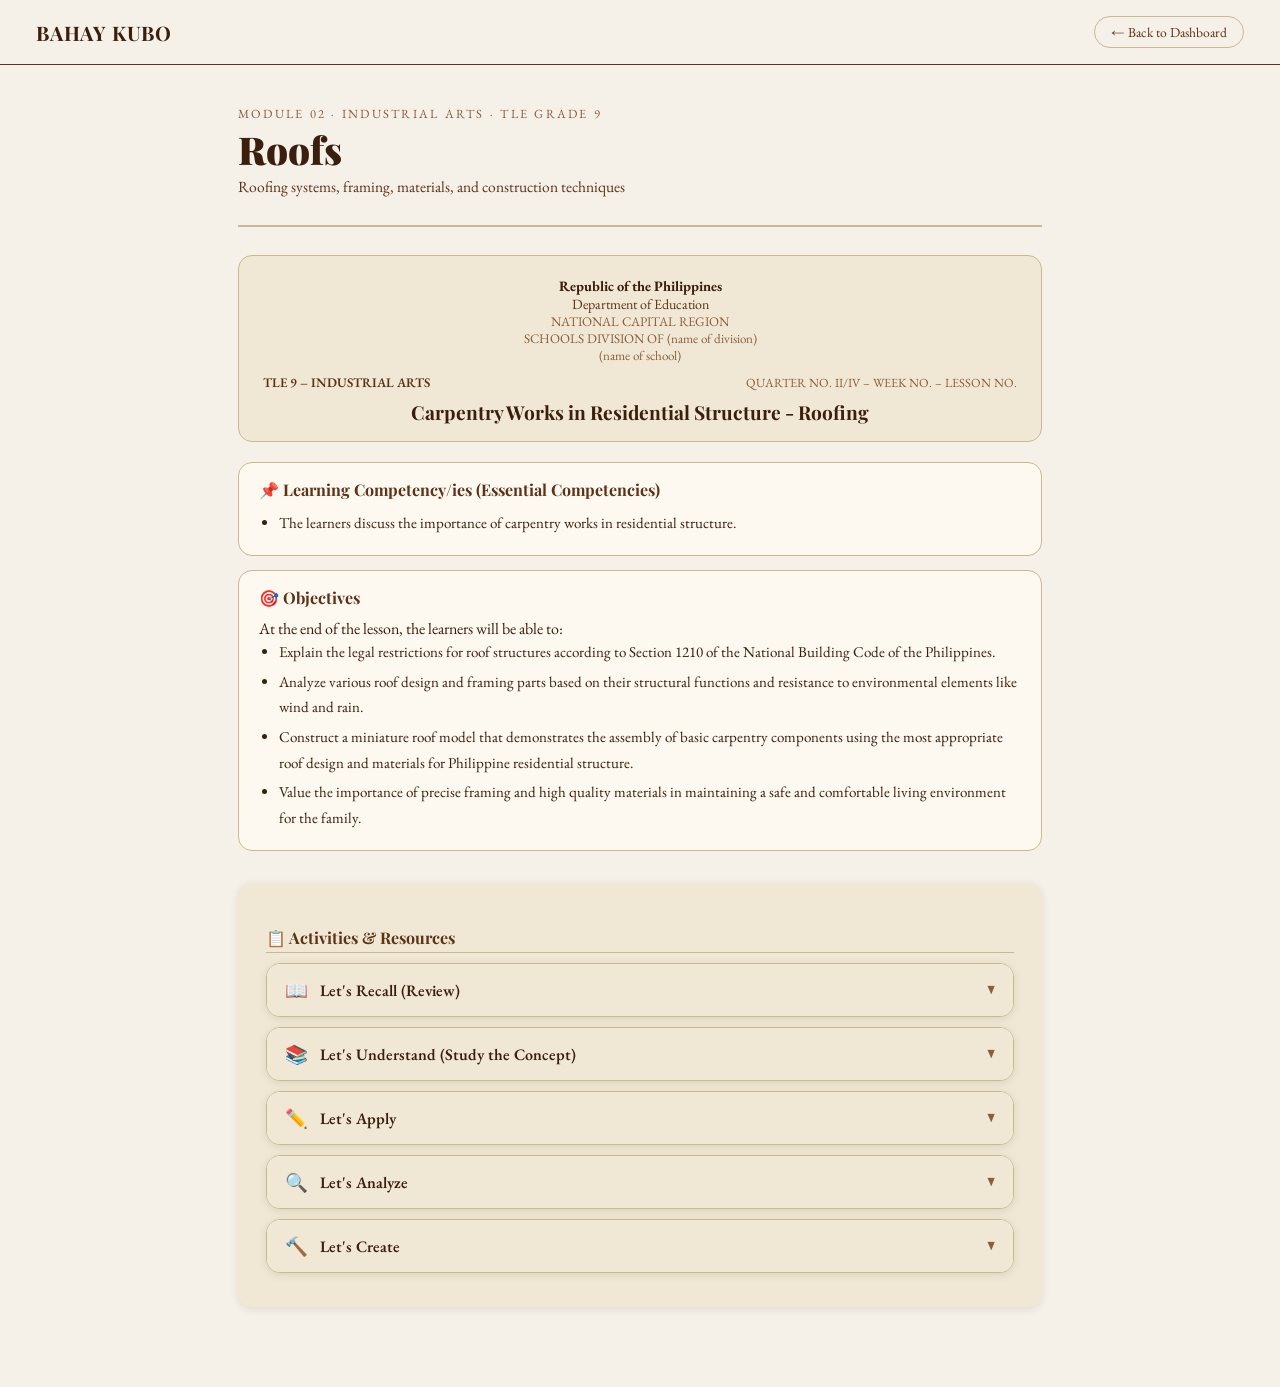
<file: roofs.html>
<!DOCTYPE html>
<html lang="en">
<head>
  <meta charset="UTF-8"/>
  <meta name="viewport" content="width=device-width, initial-scale=1.0"/>
  <title>Module 02 — Roofs | Bahay Kubo</title>
  <!--
    FILE: modules/roofs.html
    LOCATION: /modules/ folder
    QR CODE TARGET: Link this file's URL to a QR code placed on the miniature house model
    LINKS BACK TO: ../index.html
    LOADS: ../css/style.css, ../js/data.js
    NOTE: No app.js needed — this page only reads localStorage, does not write.
  -->
  <link href="https://fonts.googleapis.com/css2?family=Playfair+Display:wght@700;900&family=EB+Garamond:wght@400;500;600&display=swap" rel="stylesheet"/>
  <link rel="stylesheet" href="style.css"/>
</head>
<body>
 
  <!-- Top nav with back link to main dashboard -->
  <nav class="top-nav">
    <a class="nav-brand" href="index.html">BAHAY KUBO</a>
   <a class="back-link" href="index.html" 
   onclick="sessionStorage.setItem('goto','student-dashboard')">← Back to Dashboard</a>
  </nav>
 
  <div class="module-page-wrap">
 
    <!-- Module header -->
    <div class="mod-eyebrow">MODULE 02 · INDUSTRIAL ARTS · TLE GRADE 9</div>
    <h1 class="mod-title">Roofs</h1>
    <p class="mod-subtitle">Roofing systems, framing, materials, and construction techniques</p>
    <hr style="height:1.5px;background:var(--comp-border);border:none;margin-bottom:28px"/>
 
    <!-- Module content — rendered from MODULE_DATA['roofs'].content in data.js -->
    <div id="mod-content"></div>
 
    <!-- Teacher-assigned resource cards for this module -->
    <div class="mod-resources">
      <h4>📌 Activities &amp; Resources</h4>
      <div id="mod-acts" class="act-grid"></div>
    </div>
 
  </div><!-- /module-page-wrap -->
 
  <!-- Load shared data (MODULE_DATA lives here) -->
 <script src="data.js"></script>
<script>
   const key = 'roofs';
  const mod = MODULE_DATA[key];
 
  /* ── Build the DepEd-format module header ── */
  function buildHeader(m) {
    return `
      <div class="deped-header">
        <div class="deped-logo-row">
          <div class="deped-text-block">
            <div class="deped-republic">Republic of the Philippines</div>
            <div class="deped-dept">Department of Education</div>
            <div class="deped-region">NATIONAL CAPITAL REGION</div>
            <div class="deped-division">SCHOOLS DIVISION OF (name of division)</div>
            <div class="deped-school">(name of school)</div>
          </div>
        </div>
        <div class="deped-spec-row">
          <span class="deped-spec">TLE 9 – INDUSTRIAL ARTS</span>
          <span class="deped-quarter">${m.quarter || 'QUARTER NO. II/IV'} – WEEK NO. – LESSON NO.</span>
        </div>
        <div class="deped-topic">${m.topic || m.title}</div>
      </div>
 
      <div class="mod-competency-block">
        <div class="mod-block-label">📌 Learning Competency/ies (Essential Competencies)</div>
        ${m.competencies || ''}
      </div>
 
      <div class="mod-objectives-block">
        <div class="mod-block-label">🎯 Objectives</div>
        ${m.objectives || ''}
      </div>
    `;
  }
 
  /* ── Build accordion section cards ── */
  function buildAccordion(id, icon, title, content) {
    return `
      <div class="acc-card" id="acc-${id}">
        <button class="acc-header" onclick="toggleAcc('acc-${id}')">
          <span class="acc-icon">${icon}</span>
          <span class="acc-title">${title}</span>
          <span class="acc-chevron">▼</span>
        </button>
        <div class="acc-body">
          <div class="acc-content">${content}</div>
        </div>
      </div>
    `;
  }
 
   function toggleAcc(id) {
    const card = document.getElementById(id);
    const isOpen = card.classList.contains('open');
    // Close all accordions first
    document.querySelectorAll('.acc-card').forEach(c => c.classList.remove('open'));
    // If it wasn't open, open it
    if (!isOpen) card.classList.add('open');
  }
  /* ── Render everything ── */
  (function render() {
    if (!mod) {
      document.getElementById('mod-content').innerHTML =
        '<p style="color:var(--brown-light);font-style:italic">Content not found.</p>';
      return;
    }
 
    // 1. Module header
    document.getElementById('mod-content').innerHTML = buildHeader(mod);
 
    // 2. Accordion resource cards (exclude Let's Try — goes to Assessments)
    const sections = [
      { id: 'recall',     icon: '📖', label: "Let's Recall (Review)",              content: mod.recall      || '' },
      { id: 'understand', icon: '📚', label: "Let's Understand (Study the Concept)", content: mod.understand  || '' },
      { id: 'apply',      icon: '✏️', label: "Let's Apply",                         content: mod.apply       || '' },
      { id: 'analyze',    icon: '🔍', label: "Let's Analyze",                       content: mod.analyze     || '' },
      { id: 'create',     icon: '🔨', label: "Let's Create",                        content: mod.letsCreate  || '' },
    ];
 
    let accordionHTML = '<div class="acc-section-label">📋 Activities &amp; Resources</div>';
    sections.forEach(s => {
      if (s.content) {
        accordionHTML += buildAccordion(`${key}-${s.id}`, s.icon, s.label, s.content);
      }
    });
 
    // Teacher-assigned cards (still shown after built-in sections)
    try {
      const assignments  = JSON.parse(localStorage.getItem('mod_assignments') || '{}');
      const allCards     = JSON.parse(localStorage.getItem('mod_cards')       || '[]');
      const ids          = assignments[key] || [];
      const teacherCards = ids.map(id => allCards.find(c => c.id === id)).filter(Boolean);
 
      if (teacherCards.length) {
        accordionHTML += '<div class="acc-section-label" style="margin-top:20px">📌 Teacher-Assigned Resources</div>';
        teacherCards.forEach(c => {
          const body = `
            <p>${c.desc || ''}</p>
            ${c.link ? `<a class="act-link" href="${c.link}" target="_blank">🔗 Open Activity</a>` : ''}
          `;
          accordionHTML += buildAccordion(`teacher-${c.id}`, c.type.split(' ')[0] || '🔗', c.name, body);
        });
      }
    } catch(e) {}
 
    document.getElementById('mod-acts').innerHTML = accordionHTML;
    document.querySelector('.mod-resources h4').style.display = 'none'; // hide default heading
 
    // 3. Push "Let's Try" to the Assessments section in localStorage
    //    so it appears in the Student Assessments tab
    if (mod.letsTry) {
      try {
        const assKey = `builtin_assessment_${key}`;
        const existing = JSON.parse(localStorage.getItem('assess_cards') || '[]');
        const alreadyAdded = existing.some(c => c.id === assKey);
        if (!alreadyAdded) {
          existing.push({
            id:    assKey,
            title: `Let's Try (Evaluation) — ${mod.title}`,
            type:  '📝 Assessment',
            desc:  `Evaluation quiz for the ${mod.title} module.`,
            link:  '',
            content: mod.letsTry
          });
          localStorage.setItem('assess_cards', JSON.stringify(existing));
        }
      } catch(e) {}
    }
  })();
</script>

 
</body>
</html>
</file>
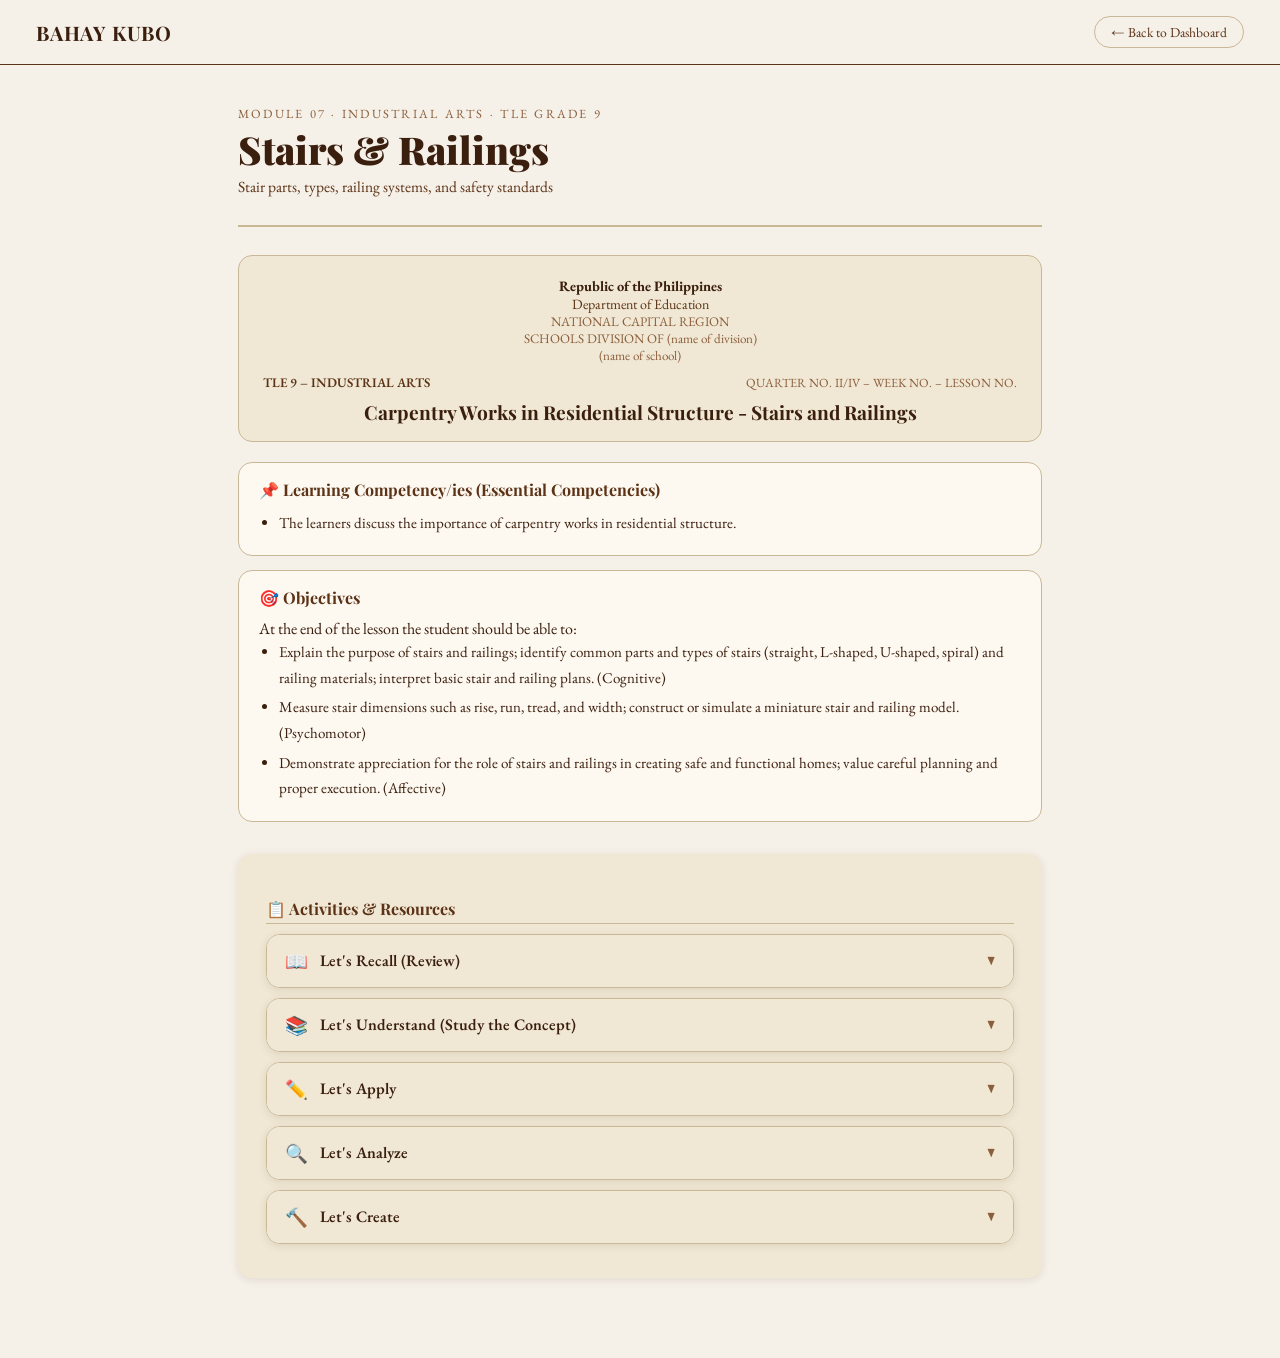
<file: stairs.html>
<!DOCTYPE html>
<html lang="en">
<head>
  <meta charset="UTF-8"/>
  <meta name="viewport" content="width=device-width, initial-scale=1.0"/>
  <title>Module 07 — Stairs & Railings | Bahay Kubo</title>
  <!--
    FILE: modules/stairs.html
    LOCATION: /modules/ folder
    QR CODE TARGET: Link this file's URL to a QR code placed on the miniature house model
    LINKS BACK TO: ../index.html
    LOADS: ../css/style.css, ../js/data.js
    NOTE: No app.js needed — this page only reads localStorage, does not write.
  -->
  <link href="https://fonts.googleapis.com/css2?family=Playfair+Display:wght@700;900&family=EB+Garamond:wght@400;500;600&display=swap" rel="stylesheet"/>
  <link rel="stylesheet" href="style.css"/>
</head>
<body>

  <!-- Top nav with back link to main dashboard -->
  <nav class="top-nav">
    <a class="nav-brand" href="index.html">BAHAY KUBO</a>
<a class="back-link" href="index.html" 
   onclick="sessionStorage.setItem('goto','student-dashboard')">← Back to Dashboard</a>
  </nav>

  <div class="module-page-wrap">

    <!-- Module header -->
    <div class="mod-eyebrow">MODULE 07 · INDUSTRIAL ARTS · TLE GRADE 9</div>
    <h1 class="mod-title">Stairs & Railings</h1>
    <p class="mod-subtitle">Stair parts, types, railing systems, and safety standards</p>
    <hr style="height:1.5px;background:var(--comp-border);border:none;margin-bottom:28px"/>

    <!-- Module content — rendered from MODULE_DATA['stairs'].content in data.js -->
    <div id="mod-content"></div>

    <!-- Teacher-assigned resource cards for this module -->
    <div class="mod-resources">
      <h4>📌 Activities &amp; Resources</h4>
      <div id="mod-acts" class="act-grid"></div>
    </div>

  </div><!-- /module-page-wrap -->

  <!-- Load shared data (MODULE_DATA lives here) -->
<script src="data.js"></script>
<script>
   const key = 'stairs';
 const mod = MODULE_DATA[key];
 
  /* ── Build the DepEd-format module header ── */
  function buildHeader(m) {
    return `
      <div class="deped-header">
        <div class="deped-logo-row">
          <div class="deped-text-block">
            <div class="deped-republic">Republic of the Philippines</div>
            <div class="deped-dept">Department of Education</div>
            <div class="deped-region">NATIONAL CAPITAL REGION</div>
            <div class="deped-division">SCHOOLS DIVISION OF (name of division)</div>
            <div class="deped-school">(name of school)</div>
          </div>
        </div>
        <div class="deped-spec-row">
          <span class="deped-spec">TLE 9 – INDUSTRIAL ARTS</span>
          <span class="deped-quarter">${m.quarter || 'QUARTER NO. II/IV'} – WEEK NO. – LESSON NO.</span>
        </div>
        <div class="deped-topic">${m.topic || m.title}</div>
      </div>
 
      <div class="mod-competency-block">
        <div class="mod-block-label">📌 Learning Competency/ies (Essential Competencies)</div>
        ${m.competencies || ''}
      </div>
 
      <div class="mod-objectives-block">
        <div class="mod-block-label">🎯 Objectives</div>
        ${m.objectives || ''}
      </div>
    `;
  }
 
  /* ── Build accordion section cards ── */
  function buildAccordion(id, icon, title, content) {
    return `
      <div class="acc-card" id="acc-${id}">
        <button class="acc-header" onclick="toggleAcc('acc-${id}')">
          <span class="acc-icon">${icon}</span>
          <span class="acc-title">${title}</span>
          <span class="acc-chevron">▼</span>
        </button>
        <div class="acc-body">
          <div class="acc-content">${content}</div>
        </div>
      </div>
    `;
  }
 
 function toggleAcc(id) {
    const card = document.getElementById(id);
    const isOpen = card.classList.contains('open');
    // Close all accordions first
    document.querySelectorAll('.acc-card').forEach(c => c.classList.remove('open'));
    // If it wasn't open, open it
    if (!isOpen) card.classList.add('open');
  }
  /* ── Render everything ── */
  (function render() {
    if (!mod) {
      document.getElementById('mod-content').innerHTML =
        '<p style="color:var(--brown-light);font-style:italic">Content not found.</p>';
      return;
    }
 
    // 1. Module header
    document.getElementById('mod-content').innerHTML = buildHeader(mod);
 
    // 2. Accordion resource cards (exclude Let's Try — goes to Assessments)
    const sections = [
      { id: 'recall',     icon: '📖', label: "Let's Recall (Review)",              content: mod.recall      || '' },
      { id: 'understand', icon: '📚', label: "Let's Understand (Study the Concept)", content: mod.understand  || '' },
      { id: 'apply',      icon: '✏️', label: "Let's Apply",                         content: mod.apply       || '' },
      { id: 'analyze',    icon: '🔍', label: "Let's Analyze",                       content: mod.analyze     || '' },
      { id: 'create',     icon: '🔨', label: "Let's Create",                        content: mod.letsCreate  || '' },
    ];
 
    let accordionHTML = '<div class="acc-section-label">📋 Activities &amp; Resources</div>';
    sections.forEach(s => {
      if (s.content) {
        accordionHTML += buildAccordion(`${key}-${s.id}`, s.icon, s.label, s.content);
      }
    });
 
    // Teacher-assigned cards (still shown after built-in sections)
    try {
      const assignments  = JSON.parse(localStorage.getItem('mod_assignments') || '{}');
      const allCards     = JSON.parse(localStorage.getItem('mod_cards')       || '[]');
      const ids          = assignments[key] || [];
      const teacherCards = ids.map(id => allCards.find(c => c.id === id)).filter(Boolean);
 
      if (teacherCards.length) {
        accordionHTML += '<div class="acc-section-label" style="margin-top:20px">📌 Teacher-Assigned Resources</div>';
        teacherCards.forEach(c => {
          const body = `
            <p>${c.desc || ''}</p>
            ${c.link ? `<a class="act-link" href="${c.link}" target="_blank">🔗 Open Activity</a>` : ''}
          `;
          accordionHTML += buildAccordion(`teacher-${c.id}`, c.type.split(' ')[0] || '🔗', c.name, body);
        });
      }
    } catch(e) {}
 
    document.getElementById('mod-acts').innerHTML = accordionHTML;
    document.querySelector('.mod-resources h4').style.display = 'none'; // hide default heading
 
    // 3. Push "Let's Try" to the Assessments section in localStorage
    //    so it appears in the Student Assessments tab
    if (mod.letsTry) {
      try {
        const assKey = `builtin_assessment_${key}`;
        const existing = JSON.parse(localStorage.getItem('assess_cards') || '[]');
        const alreadyAdded = existing.some(c => c.id === assKey);
        if (!alreadyAdded) {
          existing.push({
            id:    assKey,
            title: `Let's Try (Evaluation) — ${mod.title}`,
            type:  '📝 Assessment',
            desc:  `Evaluation quiz for the ${mod.title} module.`,
            link:  '',
            content: mod.letsTry
          });
          localStorage.setItem('assess_cards', JSON.stringify(existing));
        }
      } catch(e) {}
    }
  })();
</script>

</body>
</html>
</file>
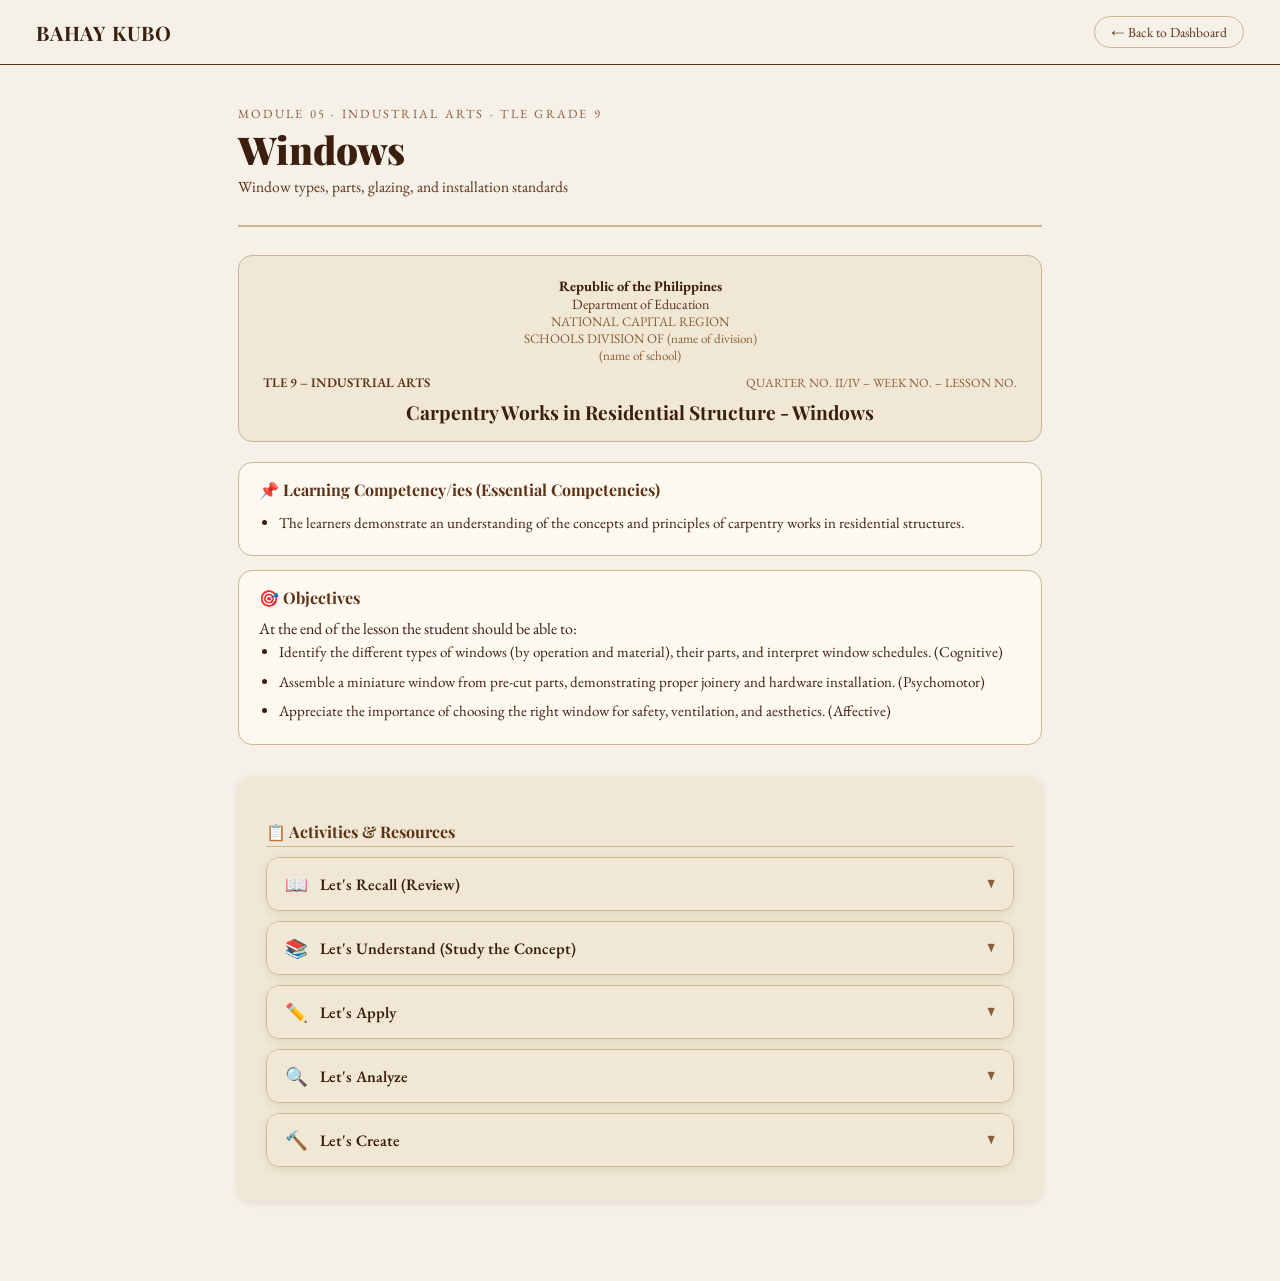
<file: windows.html>
<!DOCTYPE html>
<html lang="en">
<head>
  <meta charset="UTF-8"/>
  <meta name="viewport" content="width=device-width, initial-scale=1.0"/>
  <title>Module 05 — Windows | Bahay Kubo</title>
  <!--
    FILE: modules/windows.html
    LOCATION: /modules/ folder
    QR CODE TARGET: Link this file's URL to a QR code placed on the miniature house model
    LINKS BACK TO: ../index.html
    LOADS: ../css/style.css, ../js/data.js
    NOTE: No app.js needed — this page only reads localStorage, does not write.
  -->
  <link href="https://fonts.googleapis.com/css2?family=Playfair+Display:wght@700;900&family=EB+Garamond:wght@400;500;600&display=swap" rel="stylesheet"/>
  <link rel="stylesheet" href="style.css"/>
</head>
<body>
 
  <!-- Top nav with back link to main dashboard -->
  <nav class="top-nav">
    <a class="nav-brand" href="index.html">BAHAY KUBO</a>
   <a class="back-link" href="index.html" 
   onclick="sessionStorage.setItem('goto','student-dashboard')">← Back to Dashboard</a>
  </nav>
 
  <div class="module-page-wrap">
 
    <!-- Module header -->
    <div class="mod-eyebrow">MODULE 05 · INDUSTRIAL ARTS · TLE GRADE 9</div>
    <h1 class="mod-title">Windows</h1>
    <p class="mod-subtitle">Window types, parts, glazing, and installation standards</p>
    <hr style="height:1.5px;background:var(--comp-border);border:none;margin-bottom:28px"/>
 
    <!-- Module content — rendered from MODULE_DATA['windows'].content in data.js -->
    <div id="mod-content"></div>
 
    <!-- Teacher-assigned resource cards for this module -->
    <div class="mod-resources">
      <h4>📌 Activities &amp; Resources</h4>
      <div id="mod-acts" class="act-grid"></div>
    </div>
 
  </div><!-- /module-page-wrap -->
 
  <!-- Load shared data (MODULE_DATA lives here) -->
 <script src="data.js"></script>
<script>
   const key = 'windows';
  const mod = MODULE_DATA[key];
 
  /* ── Build the DepEd-format module header ── */
  function buildHeader(m) {
    return `
      <div class="deped-header">
        <div class="deped-logo-row">
          <div class="deped-text-block">
            <div class="deped-republic">Republic of the Philippines</div>
            <div class="deped-dept">Department of Education</div>
            <div class="deped-region">NATIONAL CAPITAL REGION</div>
            <div class="deped-division">SCHOOLS DIVISION OF (name of division)</div>
            <div class="deped-school">(name of school)</div>
          </div>
        </div>
        <div class="deped-spec-row">
          <span class="deped-spec">TLE 9 – INDUSTRIAL ARTS</span>
          <span class="deped-quarter">${m.quarter || 'QUARTER NO. II/IV'} – WEEK NO. – LESSON NO.</span>
        </div>
        <div class="deped-topic">${m.topic || m.title}</div>
      </div>
 
      <div class="mod-competency-block">
        <div class="mod-block-label">📌 Learning Competency/ies (Essential Competencies)</div>
        ${m.competencies || ''}
      </div>
 
      <div class="mod-objectives-block">
        <div class="mod-block-label">🎯 Objectives</div>
        ${m.objectives || ''}
      </div>
    `;
  }
 
  /* ── Build accordion section cards ── */
  function buildAccordion(id, icon, title, content) {
    return `
      <div class="acc-card" id="acc-${id}">
        <button class="acc-header" onclick="toggleAcc('acc-${id}')">
          <span class="acc-icon">${icon}</span>
          <span class="acc-title">${title}</span>
          <span class="acc-chevron">▼</span>
        </button>
        <div class="acc-body">
          <div class="acc-content">${content}</div>
        </div>
      </div>
    `;
  }
 
 function toggleAcc(id) {
    const card = document.getElementById(id);
    const isOpen = card.classList.contains('open');
    // Close all accordions first
    document.querySelectorAll('.acc-card').forEach(c => c.classList.remove('open'));
    // If it wasn't open, open it
    if (!isOpen) card.classList.add('open');
  }
  /* ── Render everything ── */
  (function render() {
    if (!mod) {
      document.getElementById('mod-content').innerHTML =
        '<p style="color:var(--brown-light);font-style:italic">Content not found.</p>';
      return;
    }
 
    // 1. Module header
    document.getElementById('mod-content').innerHTML = buildHeader(mod);
 
    // 2. Accordion resource cards (exclude Let's Try — goes to Assessments)
    const sections = [
      { id: 'recall',     icon: '📖', label: "Let's Recall (Review)",              content: mod.recall      || '' },
      { id: 'understand', icon: '📚', label: "Let's Understand (Study the Concept)", content: mod.understand  || '' },
      { id: 'apply',      icon: '✏️', label: "Let's Apply",                         content: mod.apply       || '' },
      { id: 'analyze',    icon: '🔍', label: "Let's Analyze",                       content: mod.analyze     || '' },
      { id: 'create',     icon: '🔨', label: "Let's Create",                        content: mod.letsCreate  || '' },
    ];
 
    let accordionHTML = '<div class="acc-section-label">📋 Activities &amp; Resources</div>';
    sections.forEach(s => {
      if (s.content) {
        accordionHTML += buildAccordion(`${key}-${s.id}`, s.icon, s.label, s.content);
      }
    });
 
    // Teacher-assigned cards (still shown after built-in sections)
    try {
      const assignments  = JSON.parse(localStorage.getItem('mod_assignments') || '{}');
      const allCards     = JSON.parse(localStorage.getItem('mod_cards')       || '[]');
      const ids          = assignments[key] || [];
      const teacherCards = ids.map(id => allCards.find(c => c.id === id)).filter(Boolean);
 
      if (teacherCards.length) {
        accordionHTML += '<div class="acc-section-label" style="margin-top:20px">📌 Teacher-Assigned Resources</div>';
        teacherCards.forEach(c => {
          const body = `
            <p>${c.desc || ''}</p>
            ${c.link ? `<a class="act-link" href="${c.link}" target="_blank">🔗 Open Activity</a>` : ''}
          `;
          accordionHTML += buildAccordion(`teacher-${c.id}`, c.type.split(' ')[0] || '🔗', c.name, body);
        });
      }
    } catch(e) {}
 
    document.getElementById('mod-acts').innerHTML = accordionHTML;
    document.querySelector('.mod-resources h4').style.display = 'none'; // hide default heading
 
    // 3. Push "Let's Try" to the Assessments section in localStorage
    //    so it appears in the Student Assessments tab
    if (mod.letsTry) {
      try {
        const assKey = `builtin_assessment_${key}`;
        const existing = JSON.parse(localStorage.getItem('assess_cards') || '[]');
        const alreadyAdded = existing.some(c => c.id === assKey);
        if (!alreadyAdded) {
          existing.push({
            id:    assKey,
            title: `Let's Try (Evaluation) — ${mod.title}`,
            type:  '📝 Assessment',
            desc:  `Evaluation quiz for the ${mod.title} module.`,
            link:  '',
            content: mod.letsTry
          });
          localStorage.setItem('assess_cards', JSON.stringify(existing));
        }
      } catch(e) {}
    }
  })();
</script>

 
</body>
</html>
</file>
<file: style.css>
/* ============================================================
   BAHAY KUBO — SHARED STYLESHEET
   Used by: index.html AND all /modules/*.html pages
   ============================================================ */
 
/* ── CSS Variables ── */
:root {
  --cream:            #f5f0e8;
  --warm-light:       #f0e8d4;
  --card-bg:          #fdf8f0;
  --brown-dark:       #3b1f0e;
  --brown-mid:        #5c3317;
  --brown-light:      #8b5e3c;
  --gold:             #c8963e;
  --comp-bg:          #e8dfc8;
  --comp-border:      #c8b896;
  --green-light:      #d4edda;
  --green-dark:       #2d6a3f;
  --green-border:     #b7dfbf;
  --red:              #c0392b;
  --shadow-sm:        0 2px 8px  rgba(59,31,14,.10);
  --shadow-md:        0 6px 24px rgba(59,31,14,.16);
  --shadow-lg:        0 12px 40px rgba(59,31,14,.20);
  --radius:           14px;
  --font-display:     'Playfair Display', Georgia, serif;
  --font-body:        'EB Garamond', Georgia, serif;
}
 
/* ── Reset ── */
*, *::before, *::after { box-sizing: border-box; margin: 0; padding: 0; }
html, body { height: 100%; font-family: var(--font-body); background: var(--cream); color: var(--brown-dark); }
 
/* ── Animation ── */
@keyframes fadeIn   { from { opacity:0; transform:translateY(10px); } to { opacity:1; transform:translateY(0); } }
@keyframes slideUp  { from { opacity:0; transform:translateY(24px); } to { opacity:1; transform:translateY(0); } }
 
/* ============================================================
   LAYOUT HELPERS
   ============================================================ */
.page          { display:none; min-height:100vh; animation:fadeIn .4s ease; }
.page.active   { display:block; }
 
.section       { display:none; padding:36px 32px 64px; max-width:920px; margin:0 auto; animation:fadeIn .3s ease; }
.section.active { display:block; }
 
/* ============================================================
   TOP NAVIGATION (shared by index + module pages)
   ============================================================ */
.top-nav {
  display:flex; align-items:center; justify-content:space-between;
  padding:16px 36px; border-bottom:1.5px solid var(--brown-mid);
  background:var(--cream); position:sticky; top:0; z-index:100;
}
.nav-brand {
  font-family:var(--font-display); font-size:1.25rem; font-weight:700;
  color:var(--brown-dark); cursor:pointer; letter-spacing:.04em; text-decoration:none;
  transition:color .2s;
}
.nav-brand:hover { color:var(--gold); }
.nav-links  { display:flex; gap:28px; }
.nav-link   {
  font-family:var(--font-body); font-size:1rem; color:var(--brown-dark);
  text-decoration:none; position:relative; padding-bottom:3px; transition:color .2s;
}
.nav-link::after {
  content:''; position:absolute; bottom:0; left:0; width:0; height:1.5px;
  background:var(--brown-mid); transition:width .25s;
}
.nav-link:hover::after, .nav-link.active::after { width:100%; }
.nav-link.active { color:var(--brown-mid); font-weight:500; }
 
/* ── Back link (module pages) ── */
.back-link {
  font-size:.85rem; color:var(--brown-mid);
  border:1.5px solid var(--comp-border); border-radius:999px;
  padding:6px 16px; text-decoration:none; transition:background .2s;
}
.back-link:hover { background:var(--comp-bg); }
 
/* ============================================================
   LANDING PAGE
   ============================================================ */
.landing-wrap {
  max-width:680px; margin:0 auto; padding:48px 24px 64px;
  display:flex; flex-direction:column; align-items:center; gap:32px;
}
.landing-header { text-align:center; display:flex; flex-direction:column; align-items:center; gap:8px; }
.big-title {
  font-family:var(--font-display); font-size:clamp(2.8rem,8vw,4.4rem);
  font-weight:900; color:var(--brown-dark); letter-spacing:.04em; line-height:1;
}
.subtitle { font-size:1rem; color:var(--brown-mid); text-align:center; }
.h-divider { width:100%; max-width:480px; height:1.5px; background:var(--brown-mid); }
.tag { font-size:.72rem; letter-spacing:.18em; color:var(--brown-mid); text-transform:uppercase; }
 
/* ── Hero image ── */
.hero-wrap {
  width:100%; border-radius:var(--radius); overflow:hidden;
  box-shadow:var(--shadow-md); background:var(--comp-bg);
  min-height:260px; display:flex; align-items:center; justify-content:center; position:relative;
}
.hero-img   { width:100%; display:block; object-fit:cover; }
.hero-hint  {
  position:absolute; color:var(--brown-light); font-size:.9rem; font-style:italic;
  pointer-events:none; text-align:center; padding:20px;
}
 
/* ── Role cards ── */
.role-cards { display:flex; gap:24px; width:100%; justify-content:center; flex-wrap:wrap; }
.role-card  {
  background:var(--card-bg); border:2px solid var(--brown-dark);
  border-radius:var(--radius); padding:36px 28px 28px; width:240px;
  display:flex; flex-direction:column; align-items:center; gap:12px;
  text-align:center; box-shadow:var(--shadow-md); transition:transform .25s, box-shadow .25s;
}
.role-card:hover { transform:translateY(-6px); box-shadow:var(--shadow-lg); }
.card-icon  { font-size:2.4rem; }
.card-title { font-family:var(--font-display); font-size:1.5rem; font-weight:700; color:var(--brown-mid); letter-spacing:.06em; }
.card-desc  { font-size:.9rem; color:var(--brown-dark); line-height:1.6; flex:1; }
.role-btn   {
  margin-top:8px; background:transparent; border:1.5px solid var(--brown-dark);
  border-radius:999px; padding:8px 22px; font-family:var(--font-body);
  font-size:.85rem; color:var(--brown-dark); cursor:pointer; transition:background .2s, color .2s;
}
.role-btn:hover { background:var(--brown-dark); color:var(--cream); }
 
/* ============================================================
   CONTENT BOXES / BANNERS
   ============================================================ */
.welcome-banner {
  display:flex; align-items:center; justify-content:space-between;
  background:var(--warm-light); border-left:5px solid var(--brown-mid);
  border-radius:var(--radius); padding:24px 28px; margin-bottom:28px;
  box-shadow:var(--shadow-sm); gap:16px;
}
.welcome-banner h2 { font-family:var(--font-display); font-size:1.5rem; color:var(--brown-dark); margin-bottom:6px; }
.welcome-banner p  { font-size:.92rem; color:var(--brown-mid); }
.banner-icon { font-size:2.5rem; color:var(--brown-light); opacity:.6; }
 
.content-box {
  background:var(--warm-light); border-radius:var(--radius);
  padding:36px 36px 40px; box-shadow:var(--shadow-sm);
}
.content-box h3 { font-family:var(--font-display); font-size:1.7rem; color:var(--brown-dark); margin-bottom:20px; }
 
/* ============================================================
   COMPONENTS GRID (dashboard)
   ============================================================ */
.label-block { font-family:var(--font-body); font-weight:600; font-size:1rem; color:var(--brown-dark); margin-top:18px; margin-bottom:4px; display:block; }
.body-text   { font-size:.97rem; color:var(--brown-dark); line-height:1.75; margin-bottom:8px; }
.bullet-list { padding-left:22px; margin-top:6px; margin-bottom:12px; }
.bullet-list li { font-size:.94rem; color:var(--brown-dark); line-height:1.7; margin-bottom:4px; }
 
.comp-grid {
  display:grid; grid-template-columns:1fr 1fr; gap:12px; margin-top:18px;
}
/* Each comp-card is now an <a> tag → direct link to module page */
.comp-card {
  background:var(--comp-bg); border:1px solid var(--comp-border);
  border-radius:8px; padding:14px 16px; display:flex; flex-direction:column;
  gap:3px; transition:box-shadow .2s, transform .2s;
  text-decoration:none; color:inherit;
}
.comp-card:hover { box-shadow:var(--shadow-md); transform:translateY(-3px); background:var(--card-bg); }
.comp-card strong { font-size:.92rem; color:var(--brown-dark); }
.comp-card span   { font-size:.82rem; color:var(--brown-light); }
 
/* ============================================================
   MODULE LIST (Modules tab)
   ============================================================ */
.module-list { display:flex; flex-direction:column; gap:10px; margin-top:8px; }
/* Each module-row is an <a> tag */
.module-row {
  background:var(--card-bg); border:1.5px solid var(--comp-border);
  border-radius:var(--radius); padding:18px 20px;
  display:flex; align-items:center; gap:16px;
  text-decoration:none; color:inherit;
  box-shadow:var(--shadow-sm); transition:transform .2s, box-shadow .2s, border-color .2s;
}
.module-row:hover { transform:translateX(4px); box-shadow:var(--shadow-md); border-color:var(--brown-mid); }
.row-num  { font-family:var(--font-display); font-size:1.4rem; font-weight:900; color:var(--comp-border); min-width:36px; }
.row-info { flex:1; display:flex; flex-direction:column; gap:3px; }
.row-info strong { font-size:1rem; color:var(--brown-dark); }
.row-info span   { font-size:.83rem; color:var(--brown-light); }
.row-arrow { font-size:1.5rem; color:var(--brown-light); }
 
/* ============================================================
   TEACHER CARDS GRID
   ============================================================ */
.teacher-grid { display:grid; grid-template-columns:repeat(auto-fit,minmax(200px,1fr)); gap:16px; margin-top:8px; }
.t-card {
  background:var(--card-bg); border:1.5px solid var(--comp-border);
  border-radius:var(--radius); padding:24px 20px;
  display:flex; align-items:flex-start; gap:16px;
  cursor:pointer; box-shadow:var(--shadow-sm); transition:transform .2s, box-shadow .2s;
}
.t-card:hover { transform:translateY(-4px); box-shadow:var(--shadow-md); }
.t-card-icon { font-size:2rem; }
.t-card-text { display:flex; flex-direction:column; gap:4px; }
.t-card-text strong { font-size:.97rem; color:var(--brown-dark); }
.t-card-text span   { font-size:.82rem; color:var(--brown-light); line-height:1.5; }
 
/* ============================================================
   DLL SYSTEM
   ============================================================ */
.dll-header { display:flex; align-items:center; justify-content:space-between; flex-wrap:wrap; gap:12px; margin-bottom:16px; }
.dll-header h3 { font-family:var(--font-display); font-size:1.7rem; color:var(--brown-dark); }
 
/* ── Tab buttons ── */
.tab-bar { display:flex; gap:8px; margin-bottom:20px; flex-wrap:wrap; }
.tab-btn {
  font-size:.83rem; color:var(--brown-light); background:none;
  border:1px solid var(--comp-border); border-radius:999px;
  padding:6px 16px; cursor:pointer; font-family:var(--font-body); transition:background .2s, color .2s;
}
.tab-btn.active { background:var(--brown-dark); color:var(--cream); border-color:var(--brown-dark); }
 
/* ── DLL card grid ── */
.dll-grid { display:grid; grid-template-columns:repeat(auto-fill,minmax(240px,1fr)); gap:14px; margin-bottom:24px; }
.dll-card {
  background:var(--card-bg); border:1.5px solid var(--comp-border);
  border-radius:var(--radius); padding:18px 16px;
  display:flex; flex-direction:column; gap:6px;
  box-shadow:var(--shadow-sm); transition:transform .2s, box-shadow .2s;
}
.dll-card:hover { transform:translateY(-3px); box-shadow:var(--shadow-md); }
.dll-meta  { font-size:.75rem; color:var(--brown-light); text-transform:uppercase; letter-spacing:.05em; }
.dll-title { font-family:var(--font-display); font-size:1rem; color:var(--brown-dark); }
.dll-sub   { font-size:.83rem; color:var(--brown-light); line-height:1.5; flex:1; }
 
.badge {
  display:inline-block; font-size:.72rem; padding:2px 10px;
  border-radius:999px; font-weight:600;
}
.badge-premade  { background:#fde8c8; color:#8b5e3c; border:1px solid #e8c896; }
.badge-editable { background:var(--green-light); color:var(--green-dark); border:1px solid var(--green-border); }
.badge-archived { background:var(--comp-bg); color:var(--brown-light); border:1px solid var(--comp-border); }
 
.dll-actions { display:flex; gap:8px; margin-top:6px; flex-wrap:wrap; }
.dll-actions button {
  font-size:.8rem; color:var(--brown-mid); background:none;
  border:1px solid var(--comp-border); border-radius:999px;
  padding:4px 12px; cursor:pointer; font-family:var(--font-body); transition:background .2s, color .2s;
}
.dll-actions button:hover { background:var(--brown-dark); color:var(--cream); border-color:var(--brown-dark); }
.dll-actions .btn-danger       { color:var(--red); border-color:#f5b7b1; }
.dll-actions .btn-danger:hover { background:var(--red); color:white; border-color:var(--red); }
.dll-actions .btn-restore       { color:var(--green-dark); border-color:var(--green-border); }
.dll-actions .btn-restore:hover { background:var(--green-dark); color:white; }
 
/* ── DLL Editor ── */
.editor-wrap          { display:none; }
.editor-wrap.open     { display:block; }
.editor-top {
  display:flex; align-items:center; gap:12px; margin-bottom:20px; flex-wrap:wrap;
}
.btn-back {
  background:none; border:1.5px solid var(--comp-border); border-radius:999px;
  padding:7px 16px; font-family:var(--font-body); font-size:.85rem;
  color:var(--brown-mid); cursor:pointer; transition:background .2s;
}
.btn-back:hover { background:var(--comp-bg); }
.editor-label { font-family:var(--font-display); font-size:1.2rem; color:var(--brown-dark); flex:1; }
.editor-actions { display:flex; gap:10px; flex-wrap:wrap; }
 
/* Rename input (editable copies only) */
.rename-input {
  font-family:var(--font-display); font-size:1.1rem; color:var(--brown-dark);
  background:transparent; border:none; border-bottom:1.5px solid var(--comp-border);
  outline:none; flex:1; padding:2px 4px; min-width:160px;
}
.rename-input:focus { border-bottom-color:var(--brown-mid); }
 
.dll-form  { display:flex; flex-direction:column; gap:12px; }
.grid-3    { display:grid; grid-template-columns:repeat(3,1fr); gap:12px; }
.grid-2    { display:grid; grid-template-columns:1fr 1fr; gap:12px; }
.f-field   { display:flex; flex-direction:column; gap:5px; }
.f-field label {
  font-size:.8rem; font-weight:600; color:var(--brown-mid);
  letter-spacing:.04em; text-transform:uppercase;
}
.f-hint { font-weight:400; text-transform:none; color:var(--brown-light); font-size:.75rem; }
.f-input, .f-textarea {
  font-family:var(--font-body); font-size:.93rem; color:var(--brown-dark);
  background:var(--card-bg); border:1.5px solid var(--comp-border);
  border-radius:8px; padding:9px 12px; outline:none; resize:vertical;
  transition:border-color .2s; width:100%;
}
.f-input:focus, .f-textarea:focus { border-color:var(--brown-mid); }
.f-input[readonly], .f-textarea[readonly] { background:var(--comp-bg); color:var(--brown-light); cursor:not-allowed; }
.section-title {
  font-family:var(--font-display); font-size:1.05rem; font-weight:700;
  color:var(--brown-mid); padding:6px 0 2px; border-bottom:1.5px solid var(--comp-border); margin-top:4px;
}
.h-rule   { height:1px; background:var(--comp-border); margin:8px 0; }
.form-bottom { display:flex; gap:10px; justify-content:flex-end; margin-top:24px; flex-wrap:wrap; }
.save-msg { font-size:.85rem; color:var(--brown-mid); min-height:1.2rem; text-align:right; margin-top:6px; }
 
/* ============================================================
   BUTTONS (shared)
   ============================================================ */
.btn {
  background:var(--brown-dark); color:var(--cream);
  border:1.5px solid var(--brown-dark); border-radius:999px;
  padding:9px 22px; font-family:var(--font-body); font-size:.88rem;
  cursor:pointer; transition:background .2s, transform .15s; white-space:nowrap;
}
.btn:hover { background:var(--brown-mid); transform:translateY(-1px); }
.btn.ghost { background:transparent; color:var(--brown-dark); }
.btn.ghost:hover { background:var(--comp-bg); transform:none; }
 
/* ============================================================
   MODULE ACTIVITY PANEL (Teacher side)
   ============================================================ */
.card-pool {
  background:var(--comp-bg); border:1.5px solid var(--comp-border);
  border-radius:var(--radius); padding:16px; margin-bottom:20px;
}
.card-pool h5 { font-family:var(--font-display); font-size:.95rem; color:var(--brown-mid); margin-bottom:10px; }
.pool-grid { display:grid; grid-template-columns:repeat(auto-fill,minmax(200px,1fr)); gap:10px; }
 
.drag-card {
  background:var(--card-bg); border:1.5px solid var(--comp-border);
  border-radius:8px; padding:10px 14px; cursor:grab;
  display:flex; flex-direction:column; gap:3px;
  transition:box-shadow .2s, transform .15s; font-size:.88rem;
}
.drag-card:hover  { box-shadow:var(--shadow-md); transform:translateY(-2px); }
.drag-card.dragging { opacity:.5; cursor:grabbing; }
.drag-type { font-size:.73rem; color:var(--brown-light); }
.drag-name { color:var(--brown-dark); font-weight:600; }
 
.drop-grid { display:grid; grid-template-columns:repeat(auto-fill,minmax(200px,1fr)); gap:12px; }
.drop-zone {
  background:var(--warm-light); border:2px dashed var(--comp-border);
  border-radius:var(--radius); padding:14px; min-height:100px; transition:border-color .2s, background .2s;
}
.drop-zone.over  { border-color:var(--gold); background:#fdf3e0; }
.drop-zone h6    { font-family:var(--font-display); font-size:.88rem; color:var(--brown-mid); margin-bottom:8px; }
.drop-list       { display:flex; flex-direction:column; gap:6px; min-height:40px; }
.dropped-item    {
  background:var(--card-bg); border:1px solid var(--comp-border);
  border-radius:6px; padding:8px 10px; font-size:.82rem; color:var(--brown-dark);
  display:flex; align-items:center; justify-content:space-between; gap:8px;
}
.drop-remove {
  background:none; border:none; color:var(--brown-light);
  cursor:pointer; font-size:1rem; padding:0; transition:color .2s;
}
.drop-remove:hover { color:var(--red); }
.drop-hint { font-size:.8rem; color:var(--brown-light); font-style:italic; text-align:center; padding:10px 0; }
 
/* ── Card form ── */
.card-form {
  background:var(--comp-bg); border:1.5px solid var(--comp-border);
  border-radius:var(--radius); padding:24px; display:flex; flex-direction:column;
  gap:12px; margin-top:12px; animation:fadeIn .2s;
}
.card-form h4 { font-family:var(--font-display); font-size:1.1rem; color:var(--brown-dark); }
.form-actions { display:flex; gap:10px; justify-content:flex-end; margin-top:4px; }
 
/* ============================================================
   ASSESSMENTS / RESOURCE CARDS
   ============================================================ */
.rc-list { display:grid; grid-template-columns:repeat(auto-fill,minmax(240px,1fr)); gap:14px; margin-bottom:20px; }
.rc-card {
  background:var(--card-bg); border:1.5px solid var(--comp-border);
  border-radius:var(--radius); padding:18px 16px;
  display:flex; flex-direction:column; gap:6px;
  box-shadow:var(--shadow-sm); transition:transform .2s, box-shadow .2s;
}
.rc-card:hover { transform:translateY(-3px); box-shadow:var(--shadow-md); }
.rc-type  { font-size:.75rem; color:var(--brown-light); text-transform:uppercase; letter-spacing:.05em; }
.rc-title { font-family:var(--font-display); font-size:1rem; color:var(--brown-dark); }
.rc-desc  { font-size:.83rem; color:var(--brown-light); line-height:1.5; flex:1; }
.rc-acts  { display:flex; gap:8px; margin-top:8px; flex-wrap:wrap; align-items:center; }
.rc-acts a {
  font-size:.82rem; color:var(--brown-mid); text-decoration:none;
  border:1px solid var(--comp-border); border-radius:999px; padding:4px 12px; transition:background .2s, color .2s;
}
.rc-acts a:hover { background:var(--brown-dark); color:var(--cream); border-color:var(--brown-dark); }
.btn-sm {
  font-size:.82rem; background:none; border:1px solid var(--comp-border);
  border-radius:999px; padding:4px 12px; cursor:pointer;
  font-family:var(--font-body); transition:background .2s, color .2s; color:var(--brown-mid);
}
.btn-sm:hover  { background:var(--brown-dark); color:var(--cream); border-color:var(--brown-dark); }
.btn-sm.danger { color:var(--red); border-color:#f5b7b1; }
.btn-sm.danger:hover { background:var(--red); color:white; }
 
/* Drive box */
.drive-box {
  background:var(--comp-bg); border:1.5px solid var(--comp-border);
  border-radius:var(--radius); padding:20px 24px;
  display:flex; flex-direction:column; gap:10px; margin-bottom:8px;
}
.drive-row { display:flex; gap:10px; align-items:flex-end; flex-wrap:wrap; }
.drive-row .f-input { flex:1; min-width:220px; }
.drive-preview { display:flex; align-items:center; gap:10px; font-size:.88rem; color:var(--brown-mid); flex-wrap:wrap; }
.drive-preview a { color:var(--brown-mid); font-weight:600; text-decoration:underline; }
 
/* ============================================================
   PASSCODE MODAL
   ============================================================ */
.overlay {
  display:none; position:fixed; inset:0;
  background:rgba(59,31,14,.55); backdrop-filter:blur(4px);
  z-index:999; align-items:center; justify-content:center;
}
.overlay.open { display:flex; animation:fadeIn .25s; }
.passcode-modal {
  background:var(--card-bg); border:2px solid var(--brown-dark);
  border-radius:var(--radius); box-shadow:var(--shadow-lg);
  padding:40px 36px 36px; width:320px;
  display:flex; flex-direction:column; align-items:center; gap:16px;
  position:relative; animation:slideUp .3s;
}
.modal-close {
  position:absolute; top:14px; right:16px;
  background:none; border:none; font-size:1rem; color:var(--brown-light); cursor:pointer;
}
.dots      { display:flex; gap:14px; margin:4px 0; }
.dot       { width:14px; height:14px; border-radius:50%; border:2px solid var(--brown-mid); background:transparent; transition:background .15s; }
.dot.on    { background:var(--brown-mid); }
.dot.err   { border-color:var(--red); background:var(--red); }
.pin-err   { font-size:.82rem; color:var(--red); min-height:1rem; text-align:center; }
.keypad    { display:grid; grid-template-columns:repeat(3,1fr); gap:10px; width:100%; margin-top:4px; }
.key       {
  background:var(--warm-light); border:1.5px solid var(--comp-border);
  border-radius:10px; padding:14px 0;
  font-family:var(--font-display); font-size:1.2rem; color:var(--brown-dark);
  cursor:pointer; transition:background .15s, transform .1s;
}
.key:hover    { background:var(--comp-bg); transform:translateY(-2px); }
.key.k-clear  { background:var(--comp-bg); color:var(--brown-light); }
.key.k-enter  { background:var(--brown-dark); color:var(--cream); border-color:var(--brown-dark); }
.key.k-enter:hover { background:var(--brown-mid); }
 
/* ============================================================
   MODULE PAGE (standalone /modules/*.html)
   ============================================================ */
.module-page-wrap { max-width:860px; margin:0 auto; padding:40px 28px 80px; }
.mod-eyebrow  { font-size:.78rem; letter-spacing:.18em; color:var(--brown-light); text-transform:uppercase; margin-bottom:6px; }
.mod-title    { font-family:var(--font-display); font-size:2.4rem; font-weight:900; color:var(--brown-dark); margin-bottom:6px; line-height:1.1; }
.mod-subtitle { font-size:.97rem; color:var(--brown-mid); margin-bottom:28px; }
 
/* Module content typography */
.mod-intro    { font-size:1rem; color:var(--brown-dark); line-height:1.8; margin-bottom:16px; background:var(--warm-light); border-left:4px solid var(--brown-mid); padding:16px 20px; border-radius:0 8px 8px 0; }
.mod-h2       { font-family:var(--font-display); font-size:1.3rem; color:var(--brown-mid); margin:28px 0 10px; border-bottom:1.5px solid var(--comp-border); padding-bottom:5px; }
.mod-h3       { font-family:var(--font-display); font-size:1.05rem; color:var(--brown-dark); margin:18px 0 6px; }
.mod-list     { padding-left:24px; margin-bottom:14px; }
.mod-list li  { font-size:.96rem; color:var(--brown-dark); line-height:1.75; margin-bottom:8px; }
.mod-steps    { padding-left:0; list-style:none; margin-bottom:14px; counter-reset:steps; }
.mod-steps li { font-size:.96rem; color:var(--brown-dark); line-height:1.75; margin-bottom:10px; padding-left:36px; position:relative; }
.mod-steps li::before {
  content:counter(steps); counter-increment:steps;
  position:absolute; left:0; top:3px;
  background:var(--brown-mid); color:var(--cream); border-radius:50%;
  width:22px; height:22px; font-size:.74rem;
  display:flex; align-items:center; justify-content:center; font-weight:700;
}
 
/* Resource card section on module page */
.mod-resources { margin-top:32px; background:var(--warm-light); border-radius:var(--radius); padding:24px 28px; box-shadow:var(--shadow-sm); }
.mod-resources h4 { font-family:var(--font-display); font-size:1.1rem; color:var(--brown-dark); margin-bottom:14px; }
.act-grid { display:flex; flex-direction:column; gap:0; width:100%; }
.act-card { background:var(--card-bg); border:1.5px solid var(--comp-border); border-radius:var(--radius); padding:16px; display:flex; flex-direction:column; gap:4px; box-shadow:var(--shadow-sm); }
.act-type { font-size:.73rem; color:var(--brown-light); text-transform:uppercase; letter-spacing:.05em; }
.act-name { font-family:var(--font-display); font-size:.98rem; color:var(--brown-dark); }
.act-desc { font-size:.82rem; color:var(--brown-light); line-height:1.5; flex:1; }
.act-link {
  margin-top:8px; font-size:.82rem; color:var(--brown-mid);
  border:1px solid var(--comp-border); border-radius:999px;
  padding:4px 12px; text-decoration:none; display:inline-block; transition:background .2s, color .2s;
}
.act-link:hover { background:var(--brown-dark); color:var(--cream); }
.no-acts  { color:var(--brown-light); font-style:italic; font-size:.9rem; }
 

 
/* ============================================================
   RESPONSIVE
   ============================================================ */
@media (max-width:700px) {
  .grid-3, .grid-2  { grid-template-columns:1fr; }
  .drive-row        { flex-direction:column; }
  .role-cards       { flex-direction:column; align-items:center; }
  .role-card        { width:90%; }
  .top-nav          { flex-direction:column; gap:12px; padding:14px 16px; }
  .nav-links        { gap:14px; flex-wrap:wrap; justify-content:center; }
  .comp-grid        { grid-template-columns:1fr; }
  .section          { padding:20px 16px 48px; }
  .content-box      { padding:20px 18px 24px; }
  .teacher-grid     { grid-template-columns:1fr; }
  .module-page-wrap { padding:24px 16px 60px; }
  .mod-title        { font-size:1.8rem; }
  .deped-spec-row   { flex-direction:column; text-align:left; }
  .acc-content      { padding:14px 14px; }
}

/* ── DepEd Module Header ── */
.deped-header {
  background: var(--warm-light);
  border: 1.5px solid var(--comp-border);
  border-radius: var(--radius);
  padding: 20px 24px 16px;
  margin-bottom: 20px;
  text-align: center;
}
.deped-republic  { font-size: .9rem; font-weight: 700; color: var(--brown-dark); }
.deped-dept      { font-size: .88rem; color: var(--brown-mid); }
.deped-region,
.deped-division,
.deped-school    { font-size: .82rem; color: var(--brown-light); }
.deped-spec-row  {
  display: flex; justify-content: space-between; align-items: center;
  margin: 10px 0 4px; flex-wrap: wrap; gap: 6px;
}
.deped-spec      { font-size: .82rem; font-weight: 600; color: var(--brown-mid); }
.deped-quarter   { font-size: .78rem; color: var(--brown-light); }
.deped-topic     {
  font-family: var(--font-display); font-size: 1.2rem; font-weight: 700;
  color: var(--brown-dark); margin-top: 8px;
}

/* ── Competency & Objectives blocks ── */
.mod-competency-block,
.mod-objectives-block {
  background: var(--card-bg);
  border: 1.5px solid var(--comp-border);
  border-radius: var(--radius);
  padding: 16px 20px;
  margin-bottom: 14px;
}
.mod-block-label {
  font-family: var(--font-display); font-size: 1rem; font-weight: 700;
  color: var(--brown-mid); margin-bottom: 10px;
}
.mod-competency-block ul,
.mod-objectives-block ul { padding-left: 20px; }
.mod-competency-block li,
.mod-objectives-block li {
  font-size: .94rem; color: var(--brown-dark); line-height: 1.7; margin-bottom: 4px;
}

/* ── Accordion section label ── */
.acc-section-label {
  font-family: var(--font-display); font-size: 1rem; font-weight: 700;
  color: var(--brown-mid); margin: 20px 0 10px;
  border-bottom: 1.5px solid var(--comp-border); padding-bottom: 4px;
}

/* ── Accordion cards ── */
.acc-card {
  border: 1.5px solid var(--comp-border);
  border-radius: var(--radius);
  margin-bottom: 10px;
  background: var(--card-bg);
  overflow: hidden;
  box-shadow: var(--shadow-sm);
  width: 100%;
  box-sizing: border-box;
}
.acc-header {
  width: 100%; display: flex; align-items: center; gap: 12px;
  padding: 14px 18px; cursor: pointer;
  background: var(--warm-light);
  border: none; text-align: left;
  font-family: var(--font-body); font-size: 1rem; font-weight: 600;
  color: var(--brown-dark);
  transition: background .2s;
}
.acc-header:hover { background: var(--comp-bg); }
.acc-icon  { font-size: 1.15rem; }
.acc-title { flex: 1; }
.acc-chevron {
  font-size: .75rem; color: var(--brown-light);
  transition: transform .25s;
  flex-shrink: 0;
}
.acc-card.open .acc-chevron { transform: rotate(180deg); }

.acc-body {
  max-height: 0;
  overflow: hidden;
  transition: max-height .4s ease;
}
.acc-card.open .acc-body {
  max-height: 4000px;
}

.acc-content {
  padding: 18px 20px; font-size: .94rem; color: var(--brown-dark); line-height: 1.75;
}
.acc-content p  { margin-bottom: 10px; }
.acc-content ul,
.acc-content ol { padding-left: 22px; margin-bottom: 10px; }
.acc-content li { margin-bottom: 5px; }
.acc-content hr { border: none; border-top: 1px solid var(--comp-border); margin: 12px 0; }
.acc-content table {
  font-size: .88rem; width: 100%; table-layout: fixed;
  word-wrap: break-word; overflow-wrap: break-word;
}
.acc-content table td,
.acc-content table th {
  word-break: break-word; overflow-wrap: break-word;
}
.acc-content blockquote {
  border-left: 3px solid var(--brown-mid); padding-left: 14px;
  color: var(--brown-mid); font-style: italic; margin: 10px 0;
}
.acc-content .act-link {
  display: inline-block; margin-top: 8px; font-size: .82rem;
  color: var(--brown-mid); border: 1px solid var(--comp-border);
  border-radius: 999px; padding: 4px 14px; text-decoration: none;
  transition: background .2s, color .2s;
}
.acc-content .act-link:hover { background: var(--brown-dark); color: var(--cream); }

/* ── Back link on module pages ── */
.back-link { cursor: pointer; }

/* ── Layout helpers for module pages ── */
.module-page-wrap {
  width: 100%;
  box-sizing: border-box;
}
.mod-resources {
  width: 100%;
  box-sizing: border-box;
  margin-top: 32px; background: var(--warm-light); border-radius: var(--radius);
  padding: 24px 28px; box-shadow: var(--shadow-sm);
}
#mod-acts {
  width: 100%;
  box-sizing: border-box;
}

/* ── DLL Print ── */
@media print {
  body > * { display: none !important; }
  #dll-printable {
    display: block !important;
    visibility: visible !important;
    position: static !important;
    width: 100% !important;
    padding: 24px 32px;
    background: white;
    font-family: Georgia, serif;
    color: #000;
  }
  #dll-printable * {
    visibility: visible !important;
    color: #000 !important;
    background: transparent !important;
  }
  #dll-printable h2 { font-size: 1.3rem; text-align: center; margin-bottom: 4px; }
  #dll-printable .print-subtitle { text-align: center; font-size: .88rem; margin-bottom: 12px; }
  #dll-printable table { width: 100%; border-collapse: collapse; margin-bottom: 12px; font-size: .83rem; }
  #dll-printable th {
    background: #f0e8d4 !important; text-align: left;
    padding: 6px 8px; border: 1px solid #c8b896; font-size: .76rem; text-transform: uppercase;
  }
  #dll-printable td { padding: 6px 8px; border: 1px solid #c8b896; vertical-align: top; line-height: 1.5; }
  #dll-printable td.lbl { font-weight: 600; width: 28%; color: #5c3317 !important; background: #fdf8f0 !important; }
  #dll-printable .sec { background: #f0e8d4 !important; }
}
/* ============================================================
   RESPONSIVE additions
   ============================================================ */
@media (max-width: 700px) {
  .deped-spec-row { flex-direction: column; text-align: left; }
  .acc-content    { padding: 14px 14px; }
  
  
}


.module-page-wrap {
  width: 100%;
  box-sizing: border-box;
}
 
.acc-card {
  width: 100%;
  box-sizing: border-box;
}
 
.acc-content table {
  width: 100%;
  table-layout: fixed;
  word-wrap: break-word;
  overflow-wrap: break-word;
}
 
.acc-content table td,
.acc-content table th {
  word-break: break-word;
  overflow-wrap: break-word;
  max-width: 0; /* forces table-layout:fixed to work */
}
 
/* Ensure mod-resources section fills width */
.mod-resources {
  width: 100%;
  box-sizing: border-box;
}
 
/* Fix act-grid inside mod-resources at full screen */
#mod-acts {
  width: 100%;
  box-sizing: border-box;
}
</file>
